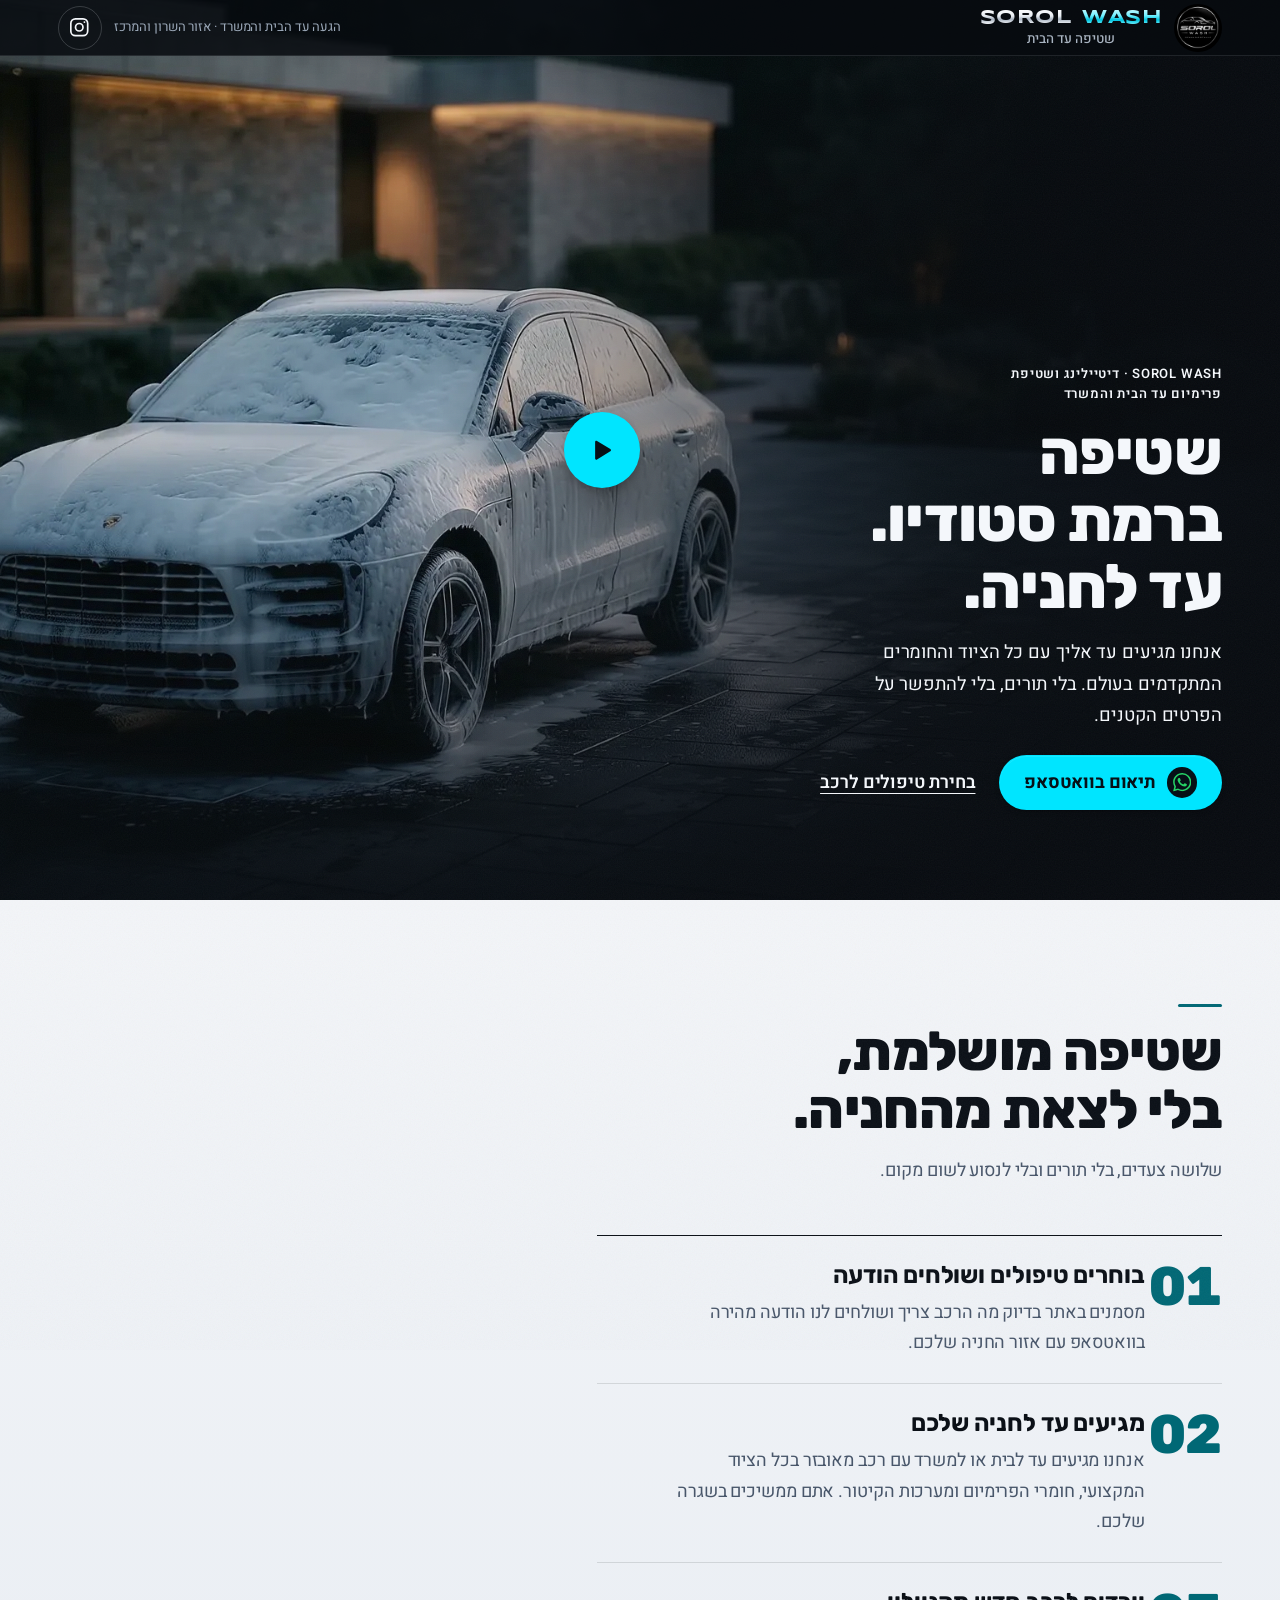
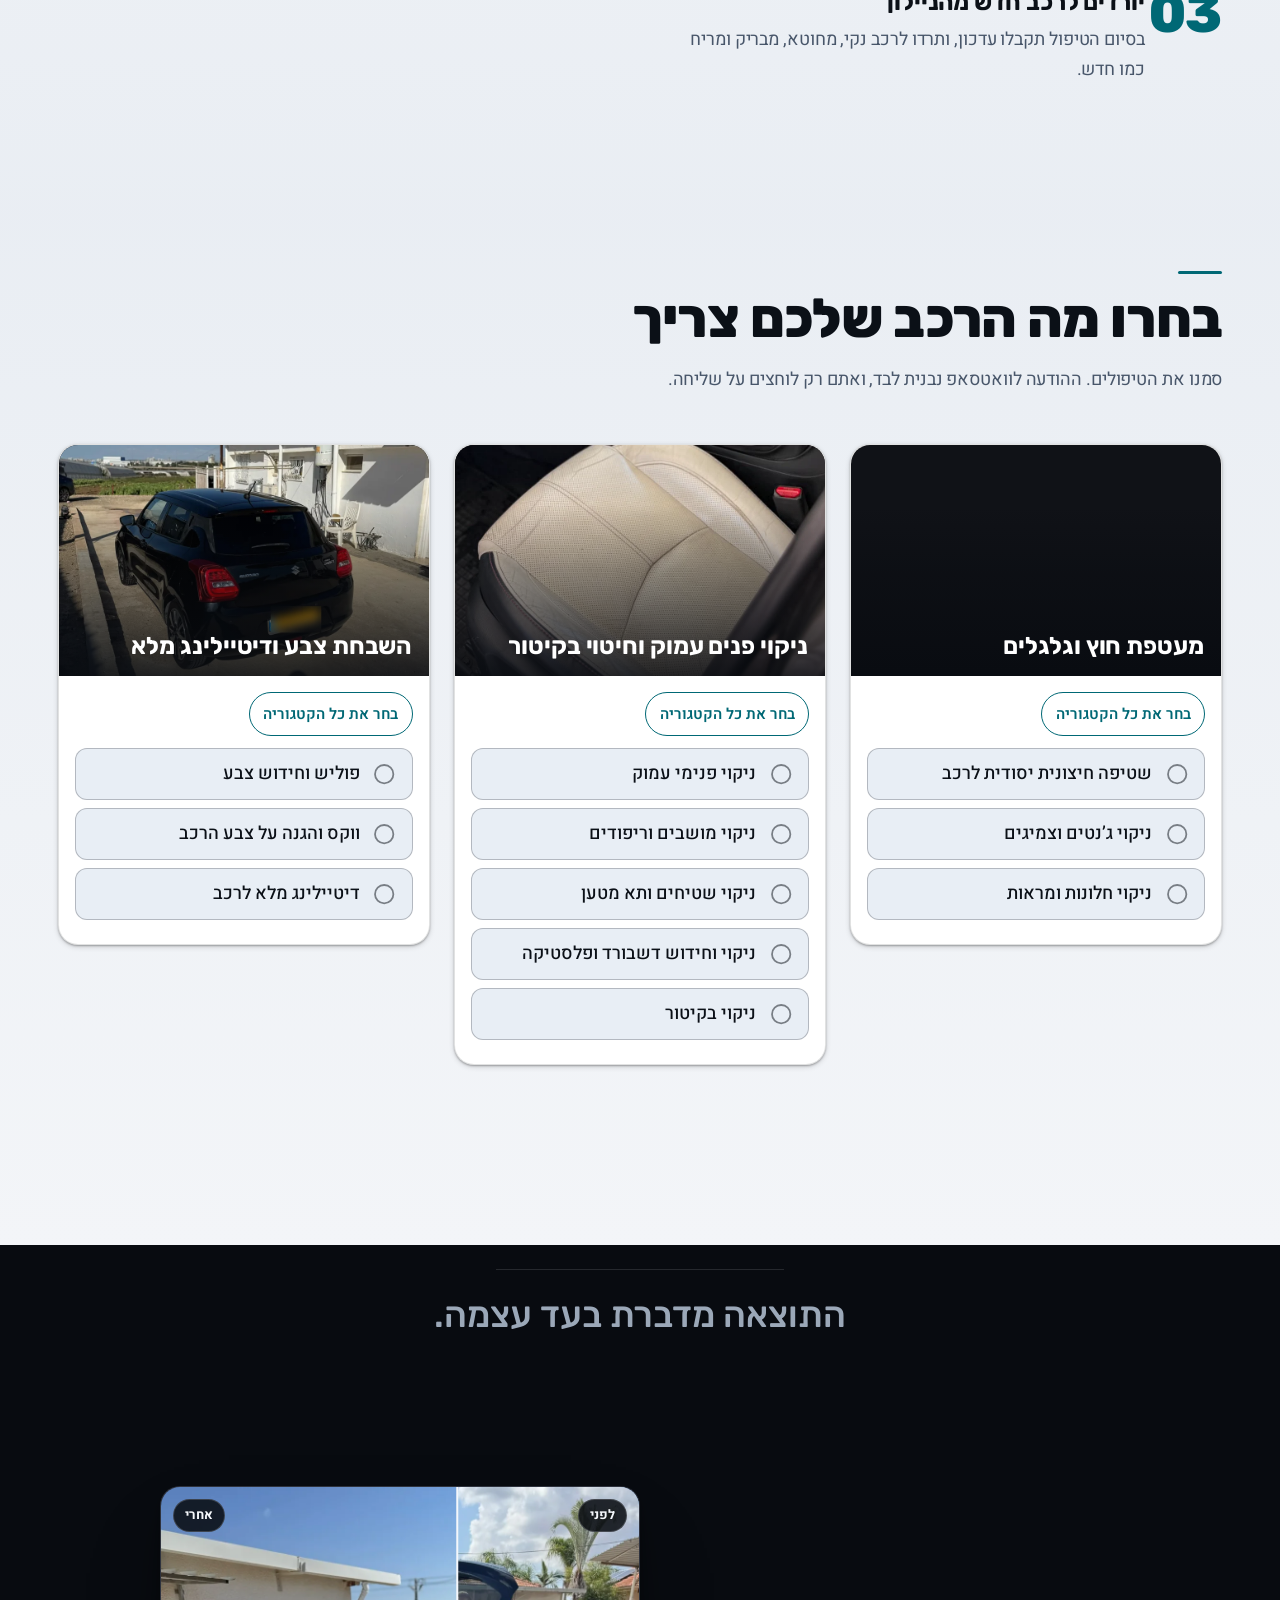
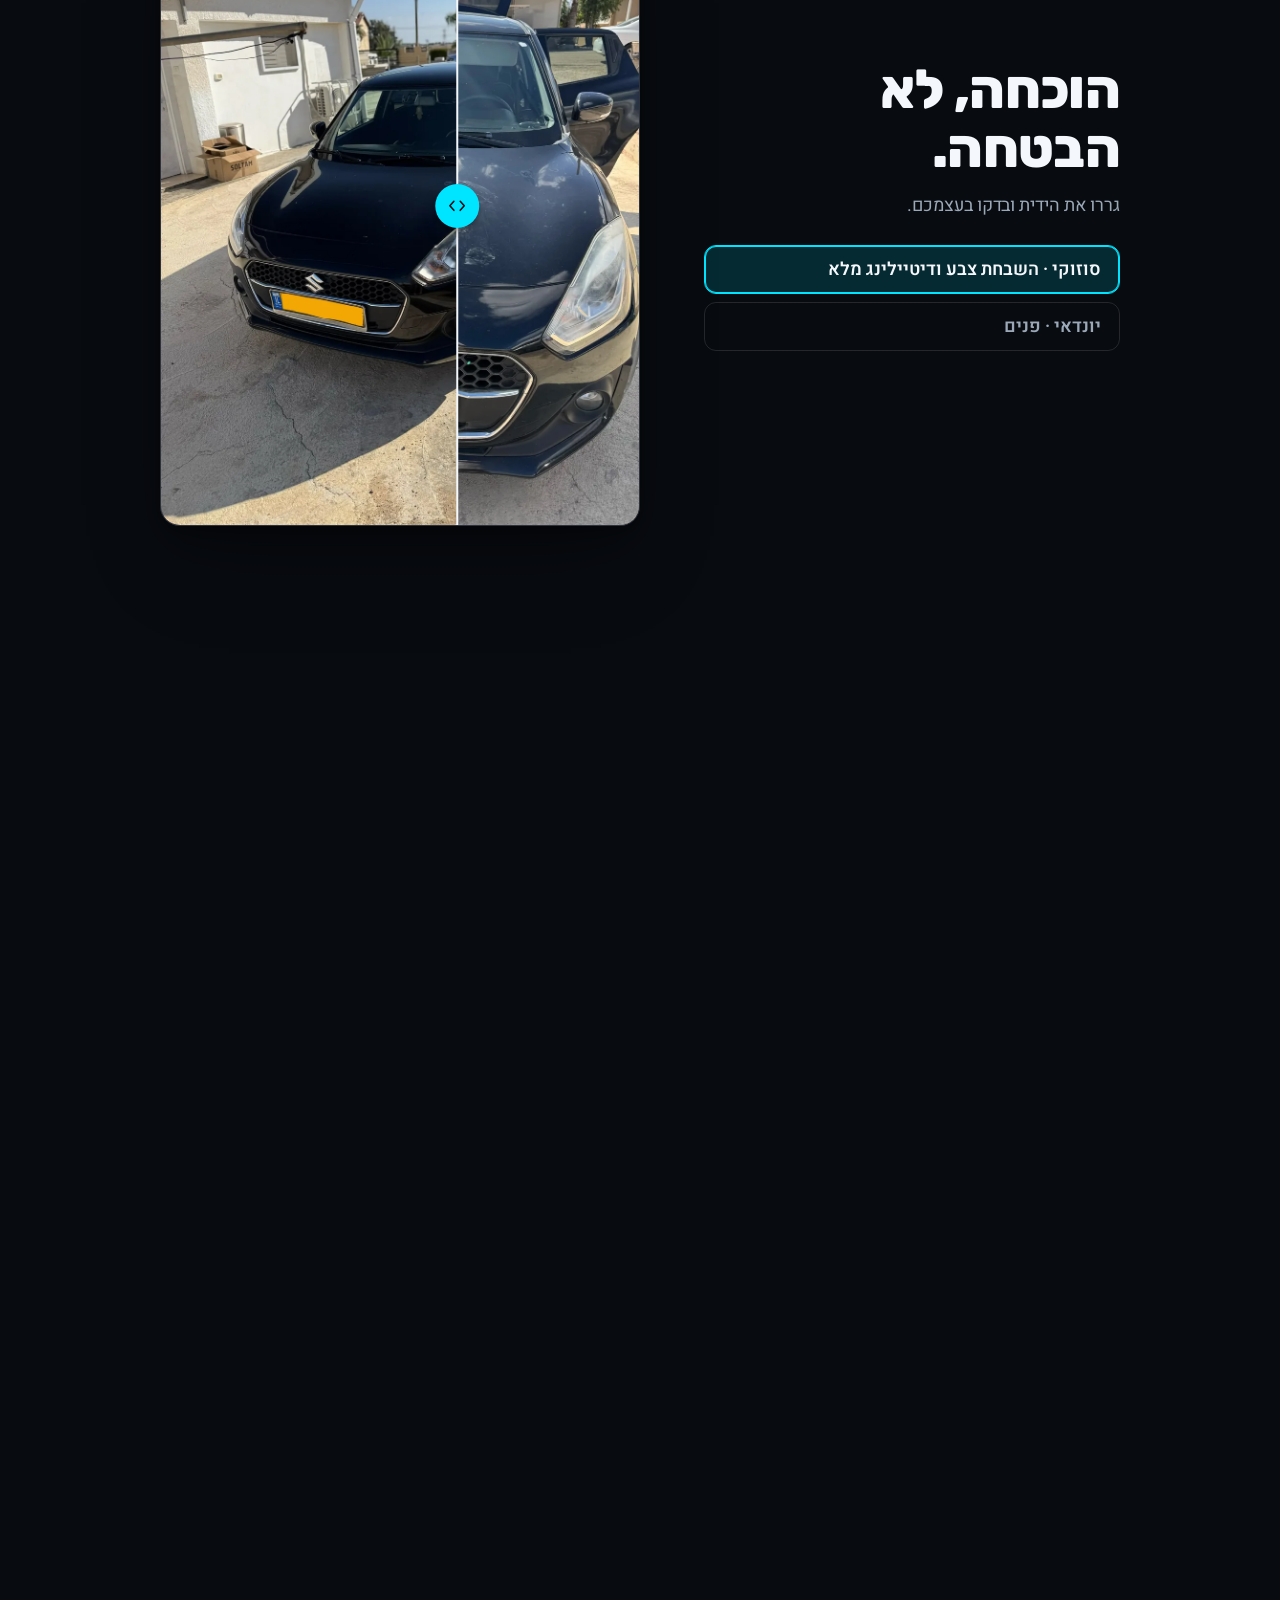
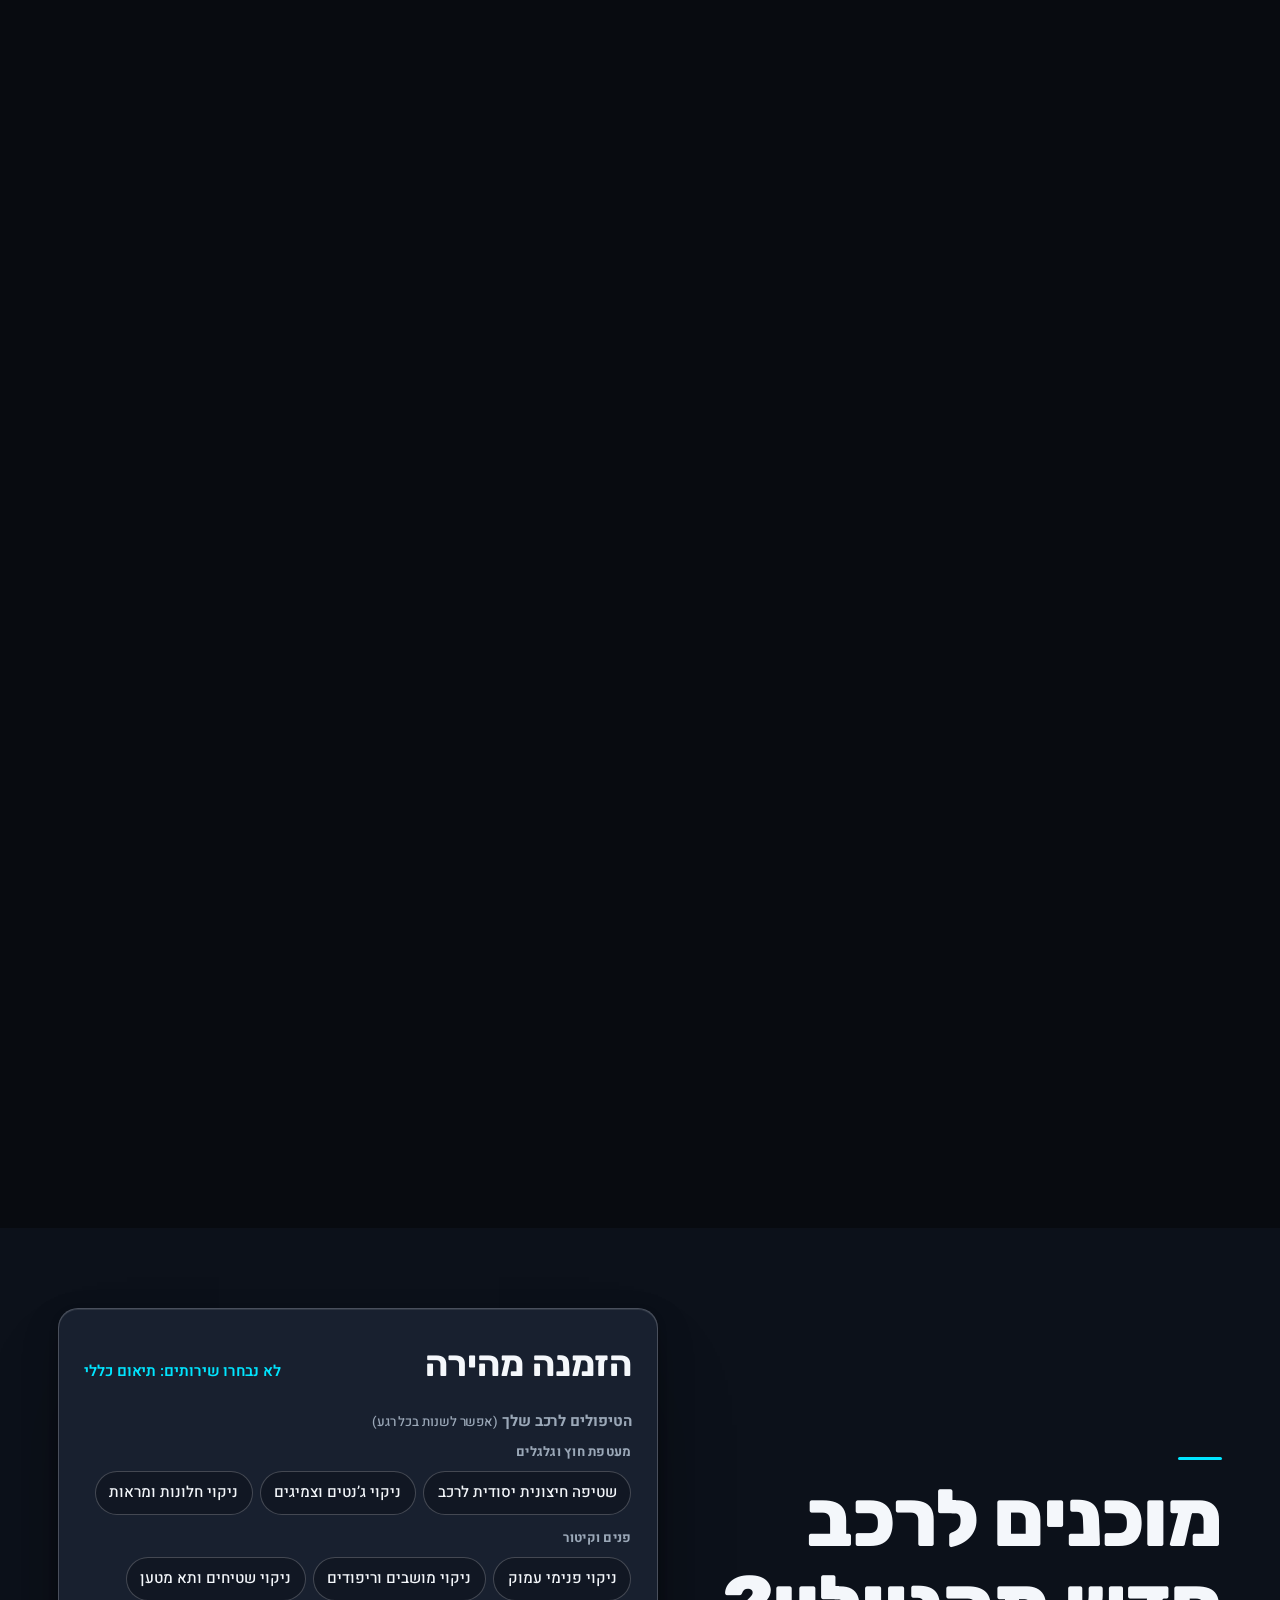
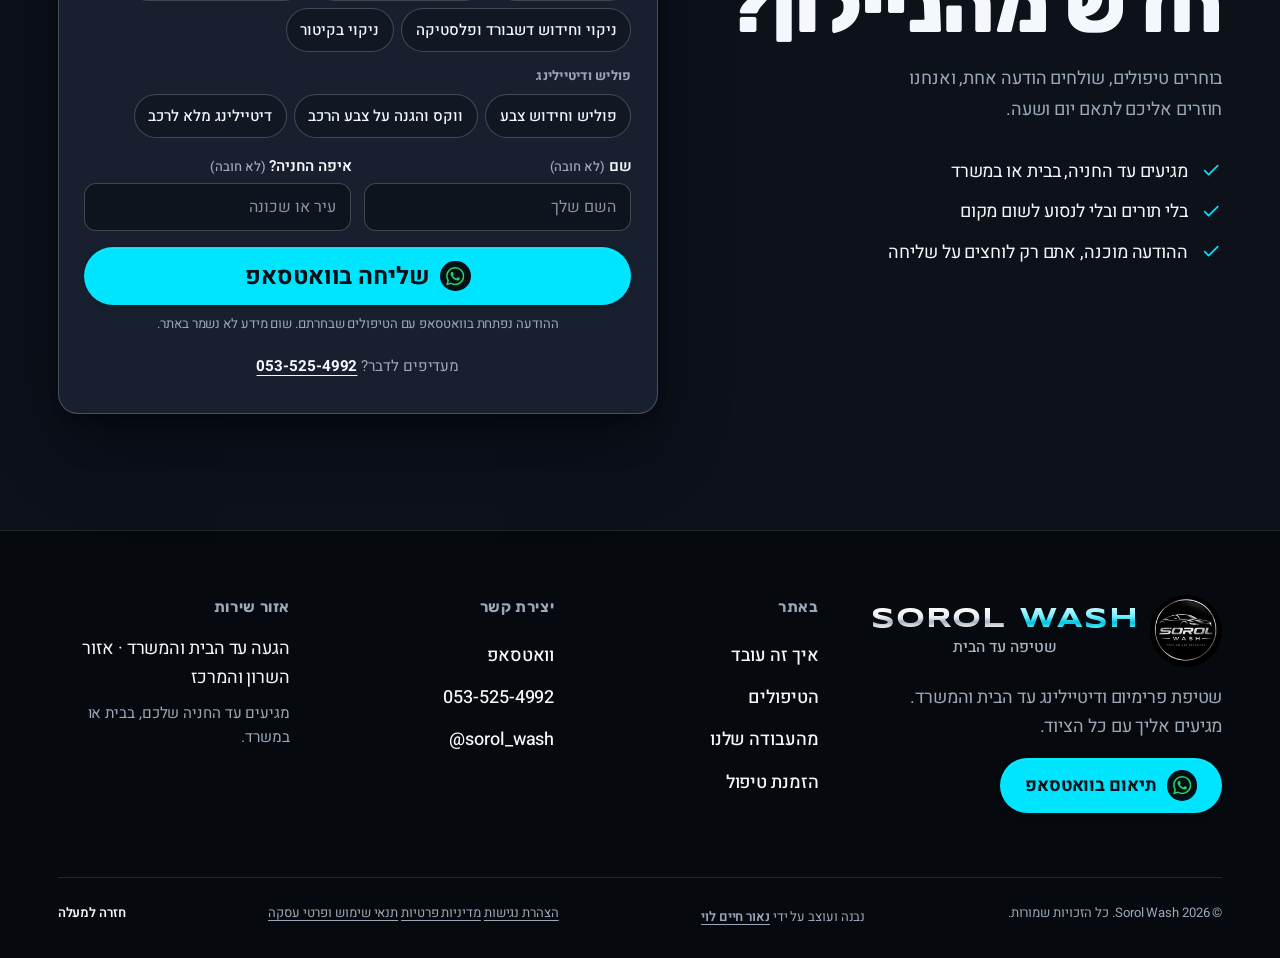
<file: scrollcraft/builds/sorol-wash/index.html>
<!doctype html>
<html lang="he" dir="rtl">
<head>
<meta charset="utf-8">
<meta name="viewport" content="width=device-width, initial-scale=1, viewport-fit=cover">
<meta name="theme-color" content="#080B10">
<title>Sorol Wash | שטיפת פרימיום ודיטיילינג עד הבית והמשרד</title>
<meta name="description" content="Sorol Wash מגיעים עד החניה שלך עם כל הציוד המקצועי: שטיפה, ניקוי פנים, קיטור, פוליש ודיטיילינג מלא. בוחרים טיפולים ושולחים הודעה בוואטסאפ.">
<link rel="icon" href="assets/logo.webp" type="image/webp">
<link rel="preload" href="fonts/syncopate-latin-700.woff2" as="font" type="font/woff2" crossorigin>
<link rel="preload" href="fonts/rubik-hebrew.woff2" as="font" type="font/woff2" crossorigin>
<link rel="preload" href="fonts/heebo-hebrew.woff2" as="font" type="font/woff2" crossorigin>
<link rel="preload" href="fonts/rubik-latin.woff2" as="font" type="font/woff2" crossorigin>
<link rel="preload" href="fonts/heebo-latin.woff2" as="font" type="font/woff2" crossorigin>
<link rel="preload" as="image" href="assets/hero-poster-portrait.webp?v=3" media="(orientation: portrait)" fetchpriority="high">
<link rel="preload" as="image" href="assets/hero-poster-landscape.webp?v=3" media="(orientation: landscape)" fetchpriority="high">
<link rel="stylesheet" href="fonts/fonts.css">
<link rel="stylesheet" href="scrollcraft.css">
<link rel="stylesheet" href="sorol.css">
<script>
/* Show the page once, in its final fonts: no flash of fallback text, no jump when the fonts arrive. Failsafe after 2.5s. */
(function () {
  var d = document.documentElement; d.classList.add('fonts-pending');
  function done() { d.classList.remove('fonts-pending'); }
  if (!document.fonts || !document.fonts.load) { done(); return; }
  var t = setTimeout(done, 2500);
  Promise.all([
    document.fonts.load('700 1em Syncopate', 'SOROL'),
    document.fonts.load('400 1em Heebo', 'א'), document.fonts.load('700 1em Heebo', 'א'),
    document.fonts.load('500 1em Rubik', 'א'), document.fonts.load('800 1em Rubik', 'א'),
    document.fonts.load('400 1em Heebo', 'a'), document.fonts.load('800 1em Rubik', 'a')
  ]).then(function () { clearTimeout(t); done(); }, done);
})();
</script>
</head>
<body>

<!-- icon sprite -->
<svg width="0" height="0" style="position:absolute" aria-hidden="true" focusable="false">
  <symbol id="i-wa" viewBox="0 0 24 24"><path d="M17.472 14.382c-.297-.149-1.758-.867-2.03-.967-.273-.099-.471-.148-.67.15-.197.297-.767.966-.94 1.164-.173.199-.347.223-.644.075-.297-.15-1.255-.463-2.39-1.475-.883-.788-1.48-1.761-1.653-2.059-.173-.297-.018-.458.13-.606.134-.133.298-.347.446-.52.149-.174.198-.298.298-.497.099-.198.05-.371-.025-.52-.075-.149-.669-1.612-.916-2.207-.242-.579-.487-.5-.669-.51-.173-.008-.371-.01-.57-.01-.198 0-.52.074-.792.372-.272.297-1.04 1.016-1.04 2.479 0 1.462 1.065 2.875 1.213 3.074.149.198 2.096 3.2 5.077 4.487.709.306 1.262.489 1.694.625.712.227 1.36.195 1.871.118.571-.085 1.758-.719 2.006-1.413.248-.694.248-1.289.173-1.413-.074-.124-.272-.198-.57-.347m-5.421 7.403h-.004a9.87 9.87 0 01-5.031-1.378l-.361-.214-3.741.982.998-3.648-.235-.374a9.86 9.86 0 01-1.51-5.26c.001-5.45 4.436-9.884 9.888-9.884 2.64 0 5.122 1.03 6.988 2.898a9.825 9.825 0 012.893 6.994c-.003 5.45-4.437 9.884-9.885 9.884m8.413-18.297A11.815 11.815 0 0012.05 0C5.495 0 .16 5.335.157 11.892c0 2.096.547 4.142 1.588 5.945L.057 24l6.305-1.654a11.882 11.882 0 005.683 1.448h.005c6.554 0 11.89-5.335 11.893-11.893a11.821 11.821 0 00-3.48-8.413Z"/></symbol>
  <symbol id="i-ig" viewBox="0 0 24 24"><rect x="3" y="3" width="18" height="18" rx="5"/><circle cx="12" cy="12" r="4"/><circle cx="17.5" cy="6.5" r="1" fill="currentColor" stroke="none"/></symbol>
  <symbol id="i-check" viewBox="0 0 24 24"><path d="M5 12.5l4.2 4.2L19 7"/></symbol>
  <symbol id="i-x" viewBox="0 0 20 20"><path d="M5 5l10 10M15 5L5 15"/></symbol>
  <symbol id="i-chev" viewBox="0 0 24 24"><path d="M6 9.5l6 6 6-6"/></symbol>
  <symbol id="i-drag" viewBox="0 0 24 24"><path d="M8.5 7L4 12l4.5 5M15.5 7L20 12l-4.5 5"/></symbol>
</svg>

<a class="skip" href="#services">דילוג לבחירת טיפולים</a>
<div class="sc-grain" aria-hidden="true"></div>

<header class="site-bar">
  <a class="brand" href="#top" aria-label="Sorol Wash, לראש העמוד">
    <img src="assets/logo.webp" width="38" height="38" alt="">
    <span class="brand__text"><span class="brand__name"><i>SOROL</i><b>WASH</b></span><span class="brand__tag">שטיפה עד הבית</span></span>
  </a>
  <div class="site-bar__end">
    <span class="site-bar__area" id="areaLabel">הגעה עד הבית והמשרד</span>
    <a class="icon-btn" data-ig href="https://instagram.com/sorol_wash" target="_blank" rel="noopener" aria-label="האינסטגרם של Sorol Wash">
      <svg class="ico ico--stroke" aria-hidden="true"><use href="#i-ig"/></svg>
    </a>
  </div>
</header>

<main id="top">

  <!-- ACT 1 · The Hydro-Wave hero: plays on entry, then holds on the lit headlights.
       Portrait screens get the native 9:16 clip, landscape screens the 16:9 clip. -->
  <section id="hero" class="hero" data-sc-act="flow" aria-label="Sorol Wash">
    <div class="hero-stage" id="heroStage" data-phase="intro">
      <picture>
        <source media="(orientation: portrait)" srcset="assets/hero-poster-portrait.webp?v=3">
        <img class="hero-poster" src="assets/hero-poster-landscape.webp?v=3" width="1920" height="1080" alt="" fetchpriority="high" decoding="async">
      </picture>
      <video class="hero-video" id="heroVideo" muted playsinline preload="auto" aria-hidden="true"
             data-src="assets/hero-landscape.mp4?v=3"
             data-src-portrait="assets/hero-portrait.mp4?v=3"></video>
      <div class="hero-scrim" aria-hidden="true"></div>
      <div class="hero-copy">
        <p class="kicker">SOROL WASH · דיטיילינג ושטיפת פרימיום עד הבית והמשרד</p>
        <h1 class="sc-display"><span class="hl">שטיפה</span> <span class="hl">ברמת סטודיו.</span> <span class="hl">עד לחניה.</span></h1>
        <p class="sc-body">אנחנו מגיעים עד אליך עם כל הציוד והחומרים המתקדמים בעולם. בלי תורים, בלי להתפשר על הפרטים הקטנים.</p>
        <div class="hero-actions">
          <a class="btn btn--primary" data-wa href="#" target="_blank" rel="noopener">
            <span class="wa" aria-hidden="true"><svg class="ico"><use href="#i-wa"/></svg></span>תיאום בוואטסאפ
          </a>
          <a class="link" href="#services">בחירת טיפולים לרכב</a>
        </div>
      </div>
      <button type="button" class="hero-play" id="heroPlay" hidden aria-label="הפעלת הסרטון">
        <svg viewBox="0 0 24 24" aria-hidden="true"><path d="M8 5.5v13a1 1 0 0 0 1.5.86l10.5-6.5a1 1 0 0 0 0-1.72L9.5 4.64A1 1 0 0 0 8 5.5Z"/></svg>
      </button>
      <button type="button" class="hero-pause" id="heroPause" hidden aria-label="עצירת הסרטון">
        <svg viewBox="0 0 24 24" aria-hidden="true"><rect x="6.5" y="5" width="3.6" height="14" rx="1"/><rect x="13.9" y="5" width="3.6" height="14" rx="1"/></svg>
      </button>
      <div class="hero-end" id="heroEnd">
        <a class="btn btn--primary" data-wa href="#" target="_blank" rel="noopener">
          <span class="wa" aria-hidden="true"><svg class="ico"><use href="#i-wa"/></svg></span>תיאום בוואטסאפ
        </a>
        <a class="link" href="#services">בחירת טיפולים לרכב</a>
      </div>
      <a class="hero-cue" href="#how">
        <span>גללו וראו איך זה עובד</span>
        <svg class="ico ico--stroke" aria-hidden="true"><use href="#i-chev"/></svg>
      </a>
    </div>
  </section>

  <!-- ACT 2 · How it works: daylight, a real photo and a three-step timeline -->
  <section id="how" class="section--daylight" data-sc-act="flow">
    <div class="sc-wrap how__grid">
      <div class="how__text">
        <div class="act-head" data-sc-in>
          <h2 class="sc-display">שטיפה מושלמת, בלי לצאת מהחניה.</h2>
          <p class="sc-body">שלושה צעדים, בלי תורים ובלי לנסוע לשום מקום.</p>
        </div>
        <ol class="timeline" data-sc-in data-sc-stagger="80">
          <li class="tl">
            <span class="tl__n" aria-hidden="true">01</span>
            <div><h3>בוחרים טיפולים ושולחים הודעה</h3>
            <p>מסמנים באתר בדיוק מה הרכב צריך ושולחים לנו הודעה מהירה בוואטסאפ עם אזור החניה שלכם.</p></div>
          </li>
          <li class="tl">
            <span class="tl__n" aria-hidden="true">02</span>
            <div><h3>מגיעים עד לחניה שלכם</h3>
            <p>אנחנו מגיעים עד לבית או למשרד עם רכב מאובזר בכל הציוד המקצועי, חומרי הפרימיום ומערכות הקיטור. אתם ממשיכים בשגרה שלכם.</p></div>
          </li>
          <li class="tl">
            <span class="tl__n" aria-hidden="true">03</span>
            <div><h3>יורדים לרכב חדש מהניילון</h3>
            <p>בסיום הטיפול תקבלו עדכון, ותרדו לרכב נקי, מחוטא, מבריק ומריח כמו חדש.</p></div>
          </li>
        </ol>
      </div>
      <figure class="how__photo" data-sc-reveal="up" data-sc-reveal-at="0.08 0.42">
        <img src="assets/gallery-mercedes-yellow.webp" width="1000" height="1333" alt="רכב בחניה פרטית אחרי טיפול" loading="lazy" decoding="async">
      </figure>
    </div>
  </section>

  <!-- ACT 3 · The service menu: one photo-led card per category, uniform tappable rows -->
  <section id="services" class="section--daylight" data-sc-act="flow">
    <div class="sc-wrap">
      <div class="act-head" data-sc-in>
        <h2 class="sc-display">בחרו מה הרכב שלכם צריך</h2>
        <p class="sc-body">סמנו את הטיפולים. ההודעה לוואטסאפ נבנית לבד, ואתם רק לוחצים על שליחה.</p>
      </div>
      <div class="menu">
        <div class="cell" data-sc-in>
          <article class="mcard" data-cat="1">
            <header class="mcard__hero">
              <img src="assets/card-exterior.webp?v=4" width="900" height="562" alt="" loading="lazy" decoding="async">
              <span class="card__count" data-count-cat="1" hidden></span>
              <h3>מעטפת חוץ וגלגלים</h3>
            </header>
            <div class="mcard__body">
              <button type="button" class="cat-toggle" data-cat-toggle="1" aria-pressed="false">בחר את כל הקטגוריה</button>
              <ul class="rows">
            <li><button type="button" class="pill pill--row" aria-pressed="false" data-id="1" data-cat="1"><svg class="tick" viewBox="0 0 20 20" aria-hidden="true"><circle cx="10" cy="10" r="8.2"/><path d="M6.2 10.4l2.6 2.6 5-5.4"/></svg><span>שטיפה חיצונית יסודית לרכב</span></button></li>
            <li><button type="button" class="pill pill--row" aria-pressed="false" data-id="2" data-cat="1"><svg class="tick" viewBox="0 0 20 20" aria-hidden="true"><circle cx="10" cy="10" r="8.2"/><path d="M6.2 10.4l2.6 2.6 5-5.4"/></svg><span>ניקוי ג’נטים וצמיגים</span></button></li>
            <li><button type="button" class="pill pill--row" aria-pressed="false" data-id="3" data-cat="1"><svg class="tick" viewBox="0 0 20 20" aria-hidden="true"><circle cx="10" cy="10" r="8.2"/><path d="M6.2 10.4l2.6 2.6 5-5.4"/></svg><span>ניקוי חלונות ומראות</span></button></li>
              </ul>
            </div>
          </article>
        </div>
        <div class="cell" data-sc-in>
          <article class="mcard" data-cat="2">
            <header class="mcard__hero">
              <img src="assets/card-interior.webp?v=4" width="900" height="562" alt="" loading="lazy" decoding="async">
              <span class="card__count" data-count-cat="2" hidden></span>
              <h3>ניקוי פנים עמוק וחיטוי בקיטור</h3>
            </header>
            <div class="mcard__body">
              <button type="button" class="cat-toggle" data-cat-toggle="2" aria-pressed="false">בחר את כל הקטגוריה</button>
              <ul class="rows">
            <li><button type="button" class="pill pill--row" aria-pressed="false" data-id="4" data-cat="2"><svg class="tick" viewBox="0 0 20 20" aria-hidden="true"><circle cx="10" cy="10" r="8.2"/><path d="M6.2 10.4l2.6 2.6 5-5.4"/></svg><span>ניקוי פנימי עמוק</span></button></li>
            <li><button type="button" class="pill pill--row" aria-pressed="false" data-id="5" data-cat="2"><svg class="tick" viewBox="0 0 20 20" aria-hidden="true"><circle cx="10" cy="10" r="8.2"/><path d="M6.2 10.4l2.6 2.6 5-5.4"/></svg><span>ניקוי מושבים וריפודים</span></button></li>
            <li><button type="button" class="pill pill--row" aria-pressed="false" data-id="6" data-cat="2"><svg class="tick" viewBox="0 0 20 20" aria-hidden="true"><circle cx="10" cy="10" r="8.2"/><path d="M6.2 10.4l2.6 2.6 5-5.4"/></svg><span>ניקוי שטיחים ותא מטען</span></button></li>
            <li><button type="button" class="pill pill--row" aria-pressed="false" data-id="7" data-cat="2"><svg class="tick" viewBox="0 0 20 20" aria-hidden="true"><circle cx="10" cy="10" r="8.2"/><path d="M6.2 10.4l2.6 2.6 5-5.4"/></svg><span>ניקוי וחידוש דשבורד ופלסטיקה</span></button></li>
            <li><button type="button" class="pill pill--row" aria-pressed="false" data-id="8" data-cat="2"><svg class="tick" viewBox="0 0 20 20" aria-hidden="true"><circle cx="10" cy="10" r="8.2"/><path d="M6.2 10.4l2.6 2.6 5-5.4"/></svg><span>ניקוי בקיטור</span></button></li>
              </ul>
            </div>
          </article>
        </div>
        <div class="cell" data-sc-in>
          <article class="mcard" data-cat="3">
            <header class="mcard__hero">
              <img src="assets/card-polish-full.webp?v=5" width="900" height="562" alt="" loading="lazy" decoding="async">
              <span class="card__count" data-count-cat="3" hidden></span>
              <h3>השבחת צבע ודיטיילינג מלא</h3>
            </header>
            <div class="mcard__body">
              <button type="button" class="cat-toggle" data-cat-toggle="3" aria-pressed="false">בחר את כל הקטגוריה</button>
              <ul class="rows">
            <li><button type="button" class="pill pill--row" aria-pressed="false" data-id="9" data-cat="3"><svg class="tick" viewBox="0 0 20 20" aria-hidden="true"><circle cx="10" cy="10" r="8.2"/><path d="M6.2 10.4l2.6 2.6 5-5.4"/></svg><span>פוליש וחידוש צבע</span></button></li>
            <li><button type="button" class="pill pill--row" aria-pressed="false" data-id="10" data-cat="3"><svg class="tick" viewBox="0 0 20 20" aria-hidden="true"><circle cx="10" cy="10" r="8.2"/><path d="M6.2 10.4l2.6 2.6 5-5.4"/></svg><span>ווקס והגנה על צבע הרכב</span></button></li>
            <li><button type="button" class="pill pill--row" aria-pressed="false" data-id="11" data-cat="3"><svg class="tick" viewBox="0 0 20 20" aria-hidden="true"><circle cx="10" cy="10" r="8.2"/><path d="M6.2 10.4l2.6 2.6 5-5.4"/></svg><span>דיטיילינג מלא לרכב</span></button></li>
              </ul>
            </div>
          </article>
        </div>
      </div>
    </div>
  </section>

  <!-- INTERLUDE · authored silence before the peak -->
  <section class="interlude section--night" aria-label="מעבר">
    <div data-sc-in>
      <hr class="sc-rule">
      <p>התוצאה מדברת בעד עצמה.</p>
    </div>
  </section>

    <!-- ACT 4 · THE PEAK: one pinned scene. Scroll plays: Suzuki before to after, Hyundai interior before to after, then the gallery slides by. -->
  <section id="peak" class="peak section--night" data-sc-act="pin" data-sc-span="3.4">
    <div data-sc-stage id="peakStage">
      <div class="peak__phase peak__phase--wipe" id="phaseWipe">
      <div class="ba">
      <div class="ba__copy">
        <h2 class="sc-display">הוכחה, לא הבטחה.</h2>
        <p class="sc-body">גררו את הידית ובדקו בעצמכם.</p>
        <div class="tabs" role="tablist" aria-label="בחירת רכב">
          <button type="button" role="tab" class="tab" id="tab-0" aria-selected="true" aria-controls="baFrame" data-ba="0">סוזוקי · השבחת צבע ודיטיילינג מלא</button>
          <button type="button" role="tab" class="tab" id="tab-1" aria-selected="false" aria-controls="baFrame" tabindex="-1" data-ba="1">יונדאי · פנים</button>
        </div>
      </div>

      <div class="ba-frame" id="baFrame" role="tabpanel" aria-label="השוואת לפני ואחרי">
        <img id="baAfter" src="assets/ba-swift-after.webp" width="1000" height="1333" alt="סוזוקי סוויפט שחורה ונקייה אחרי השבחת הצבע והדיטיילינג">
        <div class="ba-before" id="baBefore">
          <img id="baBeforeImg" src="assets/ba-swift-before.webp" width="1000" height="1333" alt="סוזוקי סוויפט שחורה לפני הטיפול, עם שפשופים בצבע">
          <div class="ba-ph" id="baPh" hidden>תמונת "לפני" בקרוב</div>
        </div>
        <span class="badge badge--before">לפני</span>
        <span class="badge badge--after">אחרי</span>
        <button type="button" class="ba-handle" id="baHandle" role="slider" aria-label="הזזת קו ההשוואה"
                aria-valuemin="0" aria-valuemax="100" aria-valuenow="50">
          <span class="ba-knob"><svg class="ico ico--stroke" aria-hidden="true"><use href="#i-drag"/></svg></span>
        </button>
      </div>
    </div>
      </div>
      <div class="peak__phase peak__phase--rail" id="phaseRail">
        <div class="rail-viewport" id="railViewport">
          <div class="rail" id="rail">
            <div class="rail__lead">
              <h2 class="sc-display">מהעבודה שלנו</h2>
              <p class="sc-body">קטעים ותמונות מהחניה של הלקוחות.</p>
            </div>
            <figure class="reel">
              <video id="reelVideo" muted loop playsinline preload="none" poster="assets/reel-showcase-poster.webp" data-src="assets/reel-showcase.mp4?v=4" aria-label="סרטון קצר: סיבוב סביב רכב אחרי טיפול"></video>
              <figcaption>סיבוב סביב הרכב</figcaption>
            </figure>
            <figure class="reel reel--photo">
              <img src="assets/gallery-swift-rear.webp" width="1000" height="1333" alt="סוזוקי סוויפט שחורה מאחור, צבע נקי ומבריק" loading="lazy">
              <figcaption>סוזוקי · חלק אחורי</figcaption>
            </figure>
            <figure class="reel reel--photo">
              <img src="assets/gallery-cupra-rear.webp" width="1000" height="1333" alt="קופרה לבנה מאחור בחניה, אחרי שטיפה" loading="lazy">
              <figcaption>קופרה · חלק אחורי</figcaption>
            </figure>
            <figure class="reel reel--photo">
              <img src="assets/gallery-mercedes-grey.webp" width="1000" height="1333" alt="מרצדס אפורה מט עם גלגלים שחורים אחרי טיפול" loading="lazy">
              <figcaption>מרצדס · חוץ וגלגלים</figcaption>
            </figure>
            <figure class="reel reel--photo">
              <img src="assets/gallery-mercedes-yellow.webp" width="1000" height="1333" alt="מרצדס צהובה מבריקה בחניה" loading="lazy">
              <figcaption>מרצדס · ברק צבע</figcaption>
            </figure>
            <figure class="reel reel--photo">
              <img src="assets/gallery-interior-leather.webp" width="1000" height="1333" alt="פנים רכב נקי עם מושבי עור בהירים" loading="lazy">
              <figcaption>פנים ומושבים</figcaption>
            </figure>
            <a class="reel reel--ig" data-ig href="https://instagram.com/sorol_wash" target="_blank" rel="noopener">
              <svg class="ico ico--stroke" aria-hidden="true"><use href="#i-ig"/></svg>
              <strong dir="ltr" data-ig-handle>@sorol_wash</strong>
              <span>לעוד תמונות וסרטונים באינסטגרם</span>
            </a>
          </div>
        </div>
        <div class="rail-meta" aria-hidden="true">
          <p class="rail-hint" id="railHint">גוללים למטה והגלריה זזה הצידה</p>
          <div class="rail-progress"><span class="rail-progress__bar" id="railBar"></span></div>
        </div>
      </div>
    </div>
  </section>

  <!-- ACT 5 · The resolved close: a booking form that writes the WhatsApp message -->
  <section id="close" class="close section--night" data-sc-act="flow">
    <div class="sc-wrap close__grid">
      <div class="close__intro" data-sc-in>
        <h2 class="sc-display">מוכנים לרכב חדש מהניילון?</h2>
        <p class="sc-body">בוחרים טיפולים, שולחים הודעה אחת, ואנחנו חוזרים אליכם לתאם יום ושעה.</p>
        <ul class="perks">
          <li><svg class="ico ico--stroke" aria-hidden="true"><use href="#i-check"/></svg>מגיעים עד החניה, בבית או במשרד</li>
          <li><svg class="ico ico--stroke" aria-hidden="true"><use href="#i-check"/></svg>בלי תורים ובלי לנסוע לשום מקום</li>
          <li><svg class="ico ico--stroke" aria-hidden="true"><use href="#i-check"/></svg>ההודעה מוכנה, אתם רק לוחצים על שליחה</li>
        </ul>
      </div>

      <div data-sc-in>
        <form class="book" id="plate" novalidate aria-labelledby="bookTitle">
          <div class="book__head">
            <h3 class="book__title" id="bookTitle">הזמנה מהירה</h3>
            <span class="book__count" id="plateCount" aria-live="polite">לא נבחרו שירותים: תיאום כללי</span>
          </div>

          <fieldset class="book__block">
            <legend>הטיפולים לרכב שלך <span class="book__opt">(אפשר לשנות בכל רגע)</span></legend>
            <div class="chips" id="chips" role="group" aria-label="בחירת טיפולים"></div>
          </fieldset>

          <div class="fields">
            <div class="field">
              <label for="f-name">שם <span class="book__opt">(לא חובה)</span></label>
              <input id="f-name" name="name" type="text" autocomplete="name" enterkeyhint="next" placeholder="השם שלך" maxlength="60">
            </div>
            <div class="field">
              <label for="f-area">איפה החניה? <span class="book__opt">(לא חובה)</span></label>
              <input id="f-area" name="area" type="text" autocomplete="address-level2" enterkeyhint="done" placeholder="עיר או שכונה" maxlength="80">
            </div>
          </div>

          <div class="book__actions">
            <a class="btn btn--primary btn--block btn--lg" data-wa href="#" target="_blank" rel="noopener">
              <span class="wa" aria-hidden="true"><svg class="ico"><use href="#i-wa"/></svg></span>שליחה בוואטסאפ
            </a>
            <p class="book__note">ההודעה נפתחת בוואטסאפ עם הטיפולים שבחרתם. שום מידע לא נשמר באתר.</p>
            <p class="book__call">מעדיפים לדבר? <a data-phone href="tel:0535254992">053-525-4992</a></p>
          </div>
        </form>
      </div>
    </div>
  </section>

</main>

<footer class="site-foot">
  <div class="sc-wrap">
    <div class="foot__top">
      <div class="foot__brand">
        <a class="brand brand--lg" href="#top" aria-label="Sorol Wash, לראש העמוד">
          <img src="assets/logo.webp" width="56" height="56" alt="" loading="lazy" decoding="async">
          <span class="brand__text"><span class="brand__name"><i>SOROL</i><b>WASH</b></span><span class="brand__tag">שטיפה עד הבית</span></span>
        </a>
        <p>שטיפת פרימיום ודיטיילינג עד הבית והמשרד. מגיעים אליך עם כל הציוד.</p>
        <a class="btn btn--primary" data-wa href="#" target="_blank" rel="noopener">
          <span class="wa" aria-hidden="true"><svg class="ico"><use href="#i-wa"/></svg></span>תיאום בוואטסאפ
        </a>
      </div>

      <nav class="foot__col" aria-label="ניווט באתר">
        <h3>באתר</h3>
        <ul>
          <li><a href="#how">איך זה עובד</a></li>
          <li><a href="#services">הטיפולים</a></li>
          <li><a href="#peak">מהעבודה שלנו</a></li>
          <li><a href="#close">הזמנת טיפול</a></li>
        </ul>
      </nav>

      <div class="foot__col">
        <h3>יצירת קשר</h3>
        <ul>
          <li><a data-wa href="#" target="_blank" rel="noopener">וואטסאפ</a></li>
          <li><a data-phone href="tel:0535254992">053-525-4992</a></li>
          <li><a data-ig href="https://instagram.com/sorol_wash" target="_blank" rel="noopener"><span dir="ltr" data-ig-handle>@sorol_wash</span></a></li>
        </ul>
      </div>

      <div class="foot__col">
        <h3>אזור שירות</h3>
        <p id="footArea">הגעה עד הבית והמשרד</p>
        <p class="foot__soft">מגיעים עד החניה שלכם, בבית או במשרד.</p>
      </div>
    </div>

    <div class="foot__bottom">
      <span>© 2026 Sorol Wash. כל הזכויות שמורות.</span>
      <span class="foot__credit">נבנה ועוצב על ידי <a href="https://www.linkedin.com/in/naor-haim-levi-996952215/" target="_blank" rel="noopener" aria-label="נאור חיים לוי, פרופיל לינקדאין (נפתח בלשונית חדשה)">נאור חיים לוי</a></span>
      <nav class="foot__legal" aria-label="מסמכים משפטיים">
        <a href="accessibility.html">הצהרת נגישות</a>
        <a href="privacy.html">מדיניות פרטיות</a>
        <a href="terms.html">תנאי שימוש ופרטי עסקה</a>
      </nav>
      <a class="foot__up" href="#top">חזרה למעלה</a>
    </div>
  </div>
</footer>

<!-- The Detailing Docket: hidden in act 1 and act 5 -->
<aside class="docket" id="docket" aria-label="סיכום הטיפולים ושליחה בוואטסאפ">
  <div>
    <p class="docket__count" id="docketCount" aria-live="polite">לא נבחרו שירותים ספציפיים: תיאום כללי</p>
    <p class="docket__hint">ההודעה נשלחת עם הטיפולים שסימנתם</p>
  </div>
  <a class="btn btn--primary" id="docketCta" data-wa href="#" target="_blank" rel="noopener">
    <span class="wa" aria-hidden="true"><svg class="ico"><use href="#i-wa"/></svg></span>תיאום בוואטסאפ
  </a>
</aside>

<script src="scrollcraft.js"></script>
<script>
/* Portrait phones get a longer scroll for the pinned scene, so the gallery glides by more slowly. */
(function () { var s = document.getElementById('peak'); if (s && matchMedia('(max-width: 860px) and (orientation: portrait)').matches) s.setAttribute('data-sc-span', '4.2'); })();
</script>
<script>ScrollCraft.mount(document.body);</script>
<script src="sorol.js"></script>
</body>
</html>
</file>
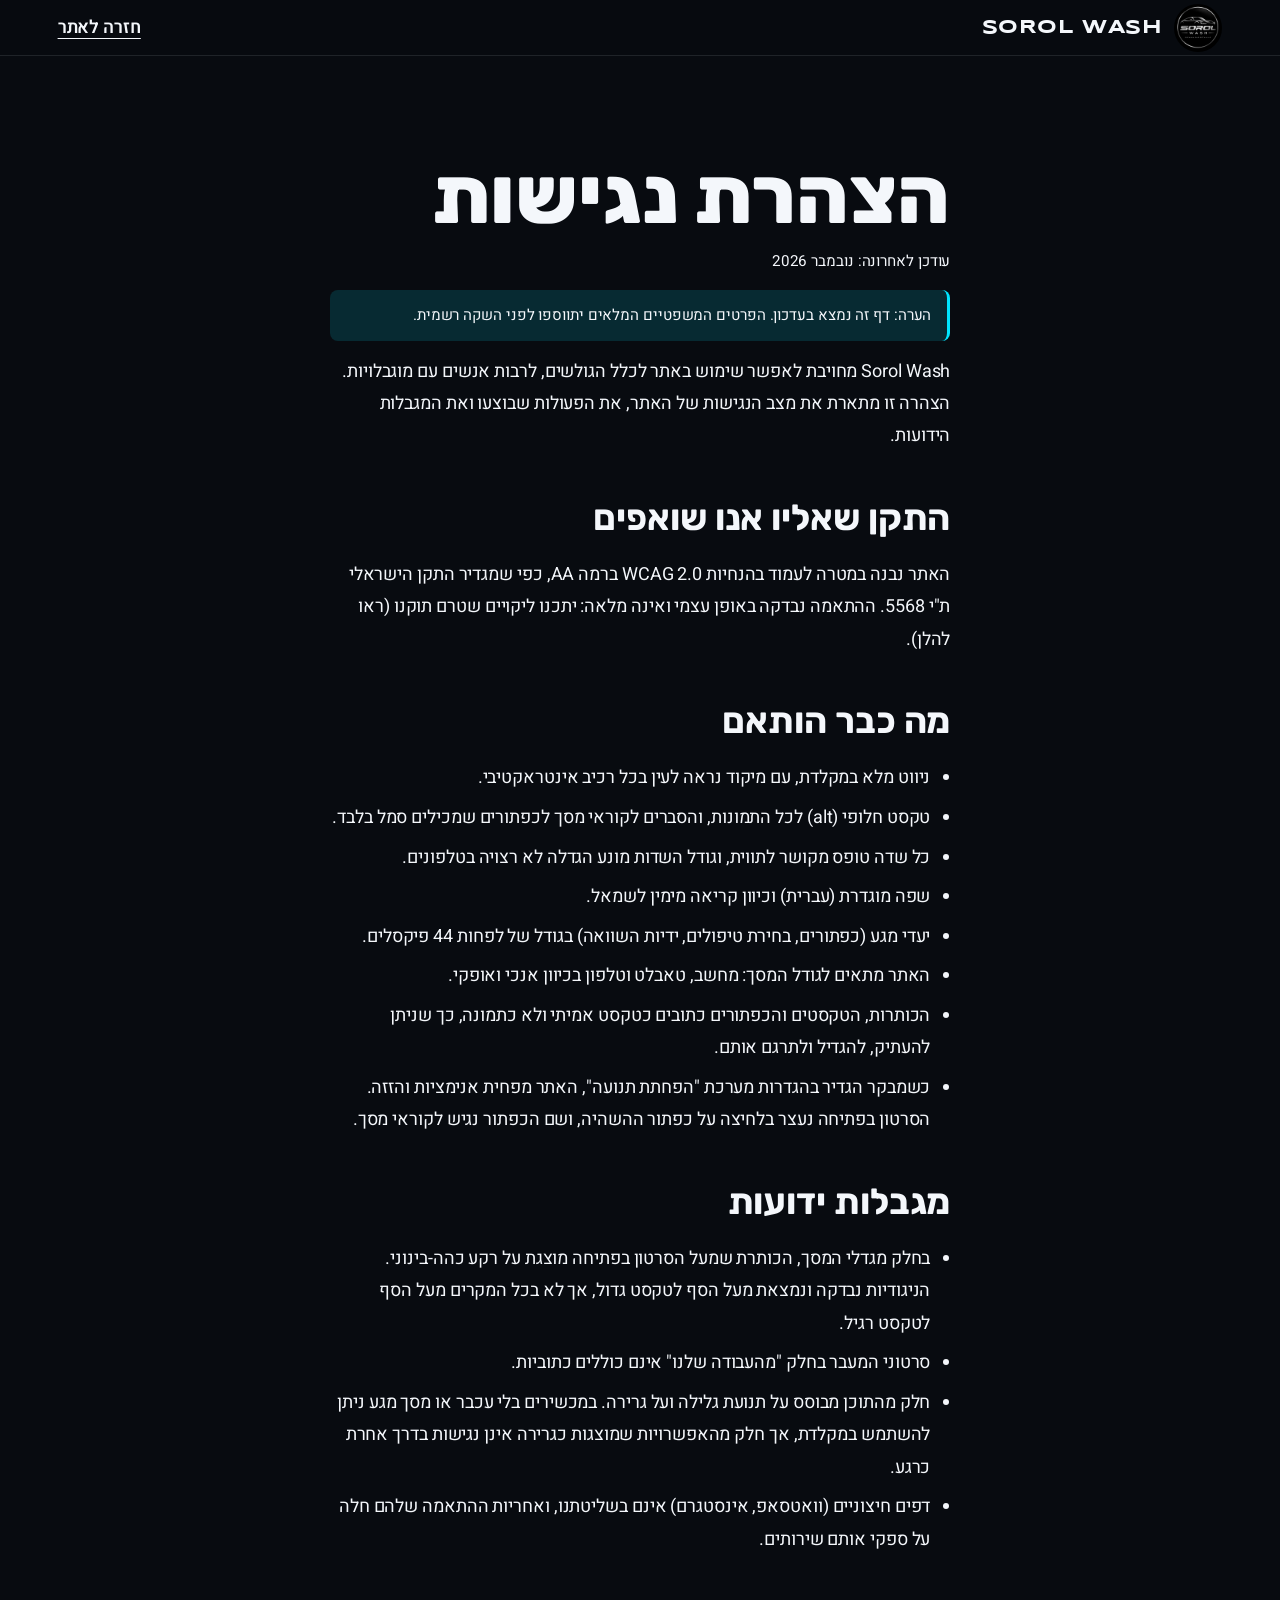
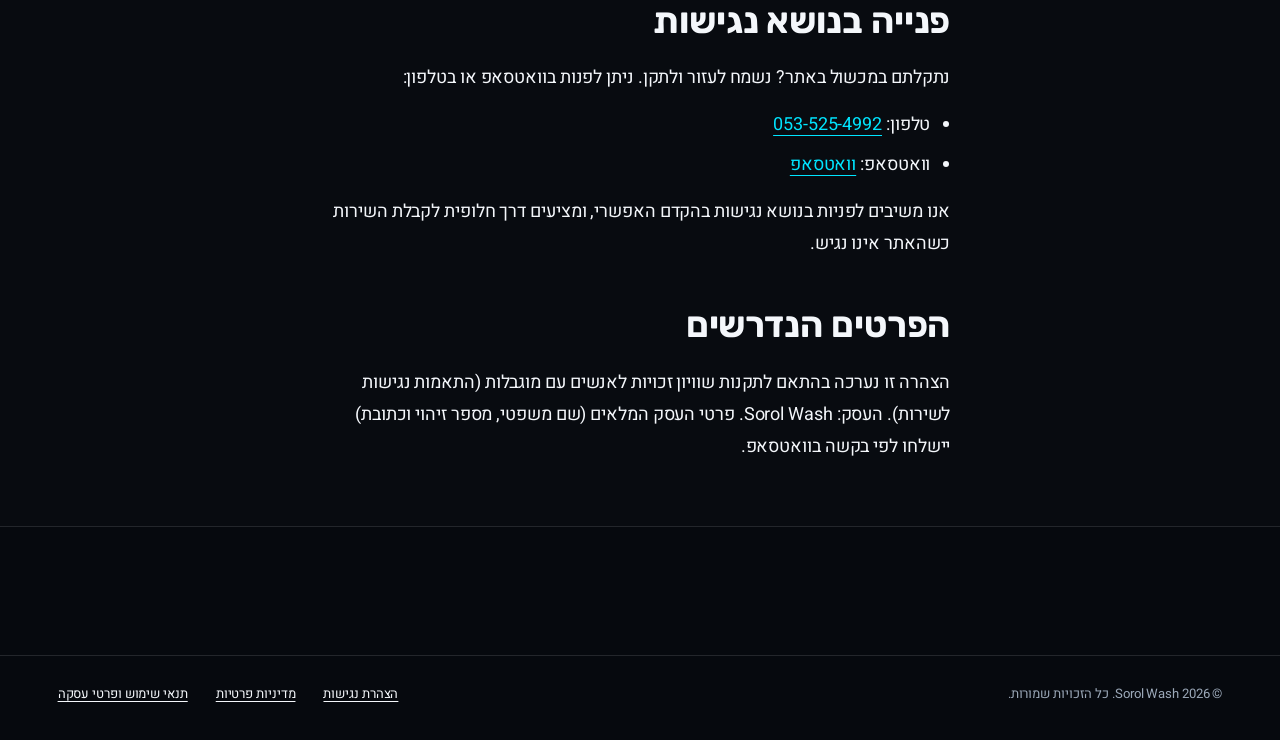
<file: scrollcraft/builds/sorol-wash/accessibility.html>
<!doctype html>
<html lang="he" dir="rtl">
<head>
<meta charset="utf-8">
<meta name="viewport" content="width=device-width, initial-scale=1, viewport-fit=cover">
<meta name="robots" content="noindex">
<title>הצהרת נגישות | Sorol Wash</title>
<link rel="preload" href="fonts/heebo-hebrew.woff2" as="font" type="font/woff2" crossorigin>
<link rel="stylesheet" href="fonts/fonts.css">
<link rel="stylesheet" href="scrollcraft.css">
<link rel="stylesheet" href="sorol.css">
<link rel="stylesheet" href="legal.css">
</head>
<body class="legal-page">
<header class="site-bar">
  <a class="brand" href="index.html" aria-label="Sorol Wash, חזרה לעמוד הבית">
    <img src="assets/logo.webp" width="38" height="38" alt="">
    <span class="brand__name">SOROL WASH</span>
  </a>
  <a class="link" href="index.html">חזרה לאתר</a>
</header>
<main class="legal sc-wrap">

<h1>הצהרת נגישות</h1>
<p class="legal__meta">עודכן לאחרונה: נובמבר 2026</p>
<p class="legal__draft" role="note">הערה: דף זה נמצא בעדכון. הפרטים המשפטיים המלאים יתווספו לפני השקה רשמית.</p>

<p>Sorol Wash מחויבת לאפשר שימוש באתר לכלל הגולשים, לרבות אנשים עם מוגבלויות. הצהרה זו מתארת את מצב הנגישות של האתר, את הפעולות שבוצעו ואת המגבלות הידועות.</p>

<h2>התקן שאליו אנו שואפים</h2>
<p>האתר נבנה במטרה לעמוד בהנחיות WCAG 2.0 ברמה AA, כפי שמגדיר התקן הישראלי ת"י 5568. ההתאמה נבדקה באופן עצמי ואינה מלאה: יתכנו ליקויים שטרם תוקנו (ראו להלן).</p>

<h2>מה כבר הותאם</h2>
<ul>
  <li>ניווט מלא במקלדת, עם מיקוד נראה לעין בכל רכיב אינטראקטיבי.</li>
  <li>טקסט חלופי (alt) לכל התמונות, והסברים לקוראי מסך לכפתורים שמכילים סמל בלבד.</li>
  <li>כל שדה טופס מקושר לתווית, וגודל השדות מונע הגדלה לא רצויה בטלפונים.</li>
  <li>שפה מוגדרת (עברית) וכיוון קריאה מימין לשמאל.</li>
  <li>יעדי מגע (כפתורים, בחירת טיפולים, ידיות השוואה) בגודל של לפחות 44 פיקסלים.</li>
  <li>האתר מתאים לגודל המסך: מחשב, טאבלט וטלפון בכיוון אנכי ואופקי.</li>
  <li>הכותרות, הטקסטים והכפתורים כתובים כטקסט אמיתי ולא כתמונה, כך שניתן להעתיק, להגדיל ולתרגם אותם.</li>
  <li>כשמבקר הגדיר בהגדרות מערכת "הפחתת תנועה", האתר מפחית אנימציות והזזה. הסרטון בפתיחה נעצר בלחיצה על כפתור ההשהיה, ושם הכפתור נגיש לקוראי מסך.</li>
</ul>

<h2>מגבלות ידועות</h2>
<ul>
  <li>בחלק מגדלי המסך, הכותרת שמעל הסרטון בפתיחה מוצגת על רקע כהה-בינוני. הניגודיות נבדקה ונמצאת מעל הסף לטקסט גדול, אך לא בכל המקרים מעל הסף לטקסט רגיל.</li>
  <li>סרטוני המעבר בחלק "מהעבודה שלנו" אינם כוללים כתוביות.</li>
  <li>חלק מהתוכן מבוסס על תנועת גלילה ועל גרירה. במכשירים בלי עכבר או מסך מגע ניתן להשתמש במקלדת, אך חלק מהאפשרויות שמוצגות כגרירה אינן נגישות בדרך אחרת כרגע.</li>
  <li>דפים חיצוניים (וואטסאפ, אינסטגרם) אינם בשליטתנו, ואחריות ההתאמה שלהם חלה על ספקי אותם שירותים.</li>
</ul>

<h2>פנייה בנושא נגישות</h2>
<p>נתקלתם במכשול באתר? נשמח לעזור ולתקן. ניתן לפנות בוואטסאפ או בטלפון:</p>
<ul>
  <li>טלפון: <a href="tel:0535254992">053-525-4992</a></li>
  <li>וואטסאפ: <a href="https://wa.me/972535254992" target="_blank" rel="noopener">וואטסאפ</a></li>
</ul>
<p>אנו משיבים לפניות בנושא נגישות בהקדם האפשרי, ומציעים דרך חלופית לקבלת השירות כשהאתר אינו נגיש.</p>

<h2>הפרטים הנדרשים</h2>
<p>הצהרה זו נערכה בהתאם לתקנות שוויון זכויות לאנשים עם מוגבלות (התאמות נגישות לשירות). העסק: Sorol Wash. פרטי העסק המלאים (שם משפטי, מספר זיהוי וכתובת) יישלחו לפי בקשה בוואטסאפ.</p>
</main>
<footer class="site-foot">
  <div class="sc-wrap foot__bottom">
    <span>© 2026 Sorol Wash. כל הזכויות שמורות.</span>
    <nav class="foot__legal" aria-label="מסמכים משפטיים">
      <a href="accessibility.html">הצהרת נגישות</a>
      <a href="privacy.html">מדיניות פרטיות</a>
      <a href="terms.html">תנאי שימוש ופרטי עסקה</a>
    </nav>
  </div>
</footer>
</body>
</html>
</file>
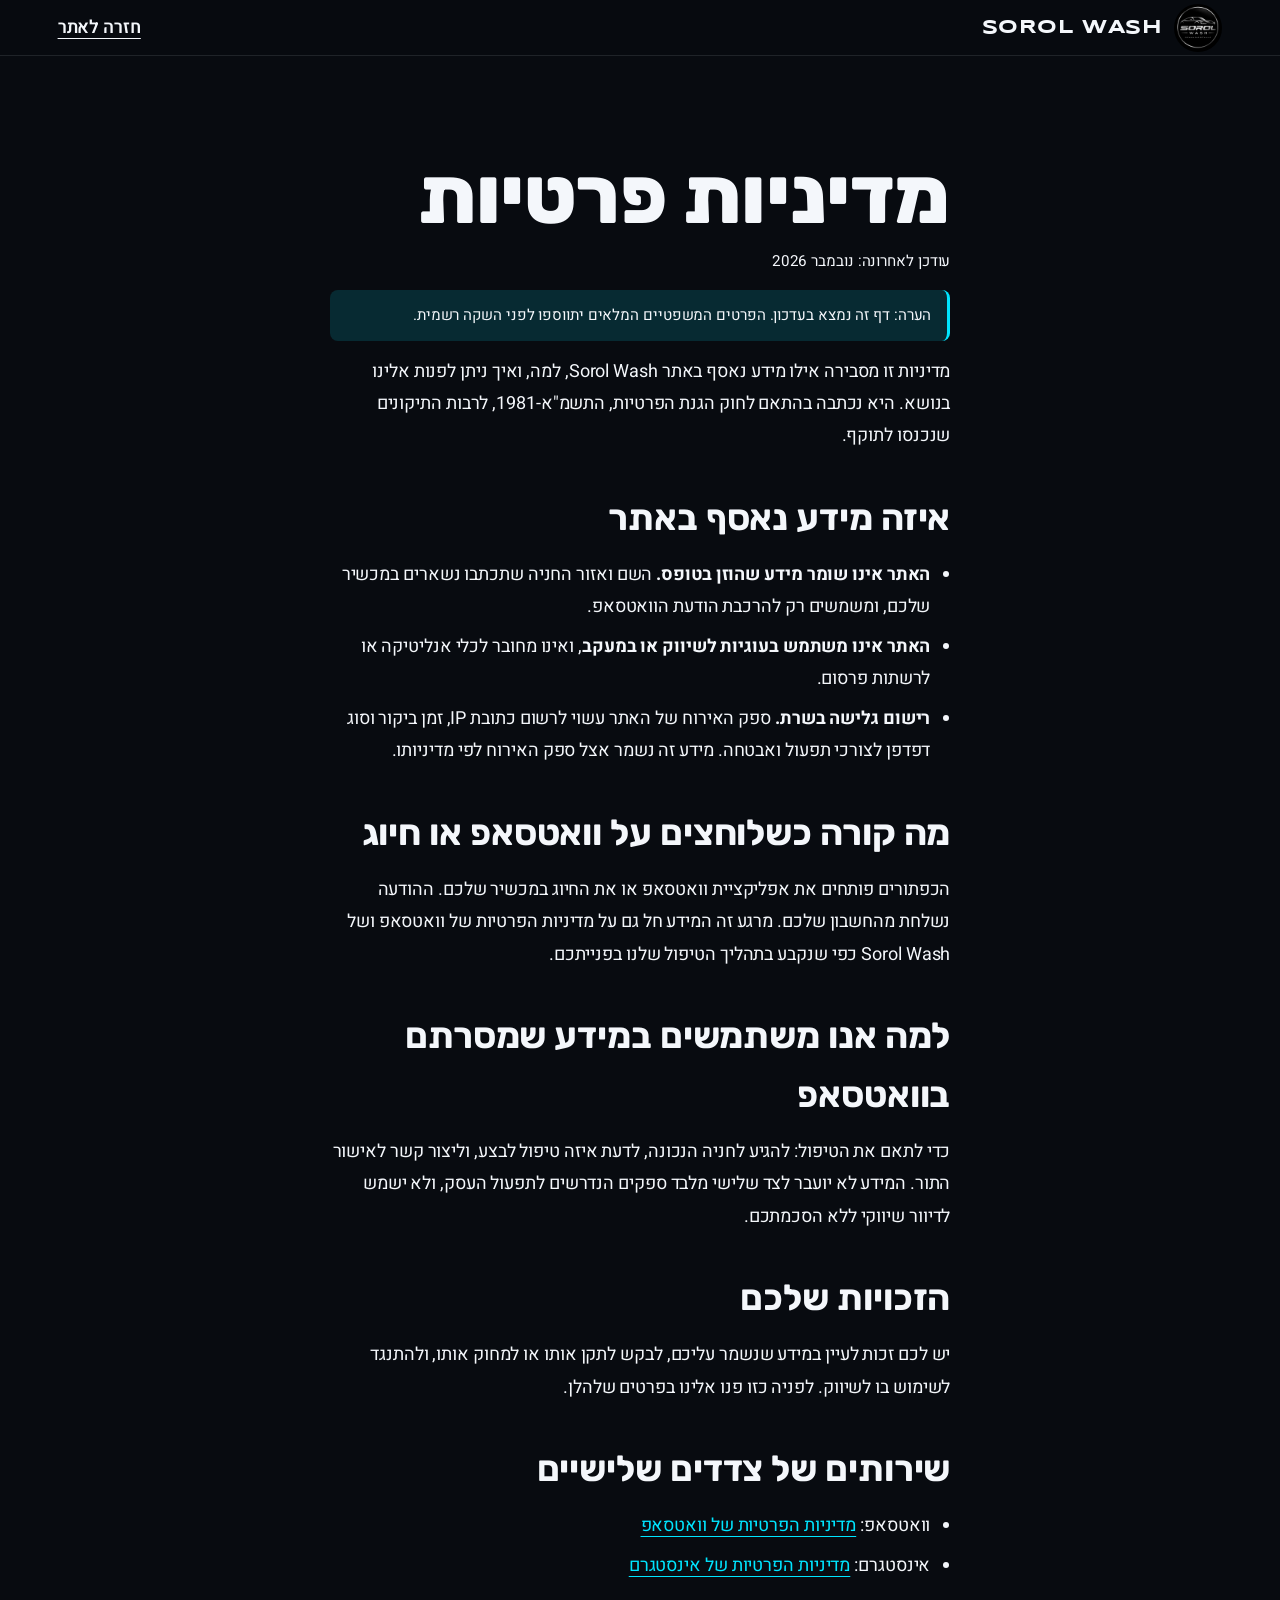
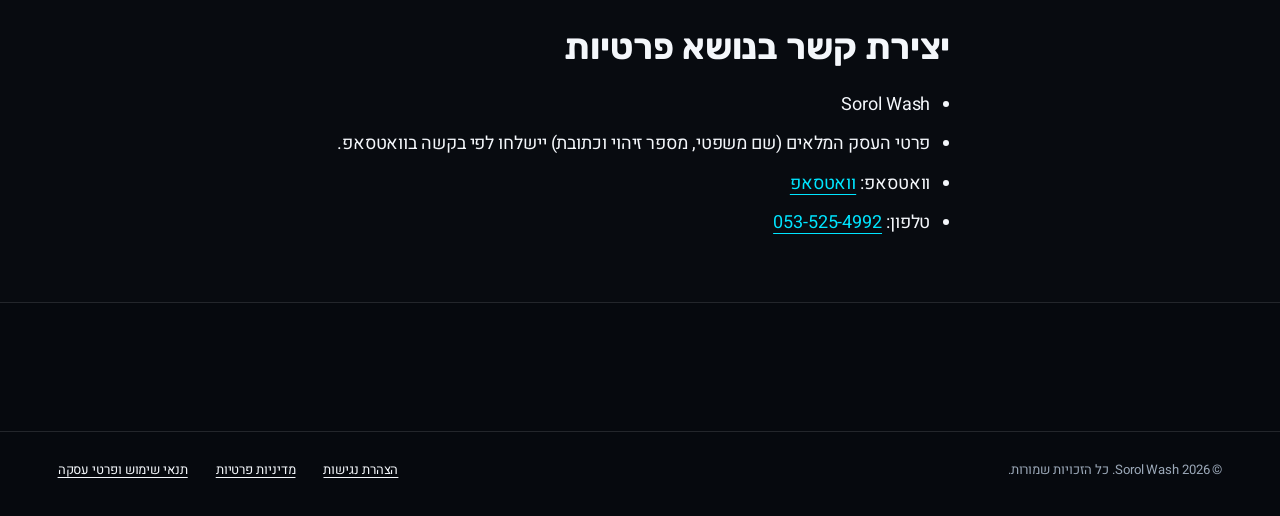
<file: scrollcraft/builds/sorol-wash/privacy.html>
<!doctype html>
<html lang="he" dir="rtl">
<head>
<meta charset="utf-8">
<meta name="viewport" content="width=device-width, initial-scale=1, viewport-fit=cover">
<meta name="robots" content="noindex">
<title>מדיניות פרטיות | Sorol Wash</title>
<link rel="preload" href="fonts/heebo-hebrew.woff2" as="font" type="font/woff2" crossorigin>
<link rel="stylesheet" href="fonts/fonts.css">
<link rel="stylesheet" href="scrollcraft.css">
<link rel="stylesheet" href="sorol.css">
<link rel="stylesheet" href="legal.css">
</head>
<body class="legal-page">
<header class="site-bar">
  <a class="brand" href="index.html" aria-label="Sorol Wash, חזרה לעמוד הבית">
    <img src="assets/logo.webp" width="38" height="38" alt="">
    <span class="brand__name">SOROL WASH</span>
  </a>
  <a class="link" href="index.html">חזרה לאתר</a>
</header>
<main class="legal sc-wrap">

<h1>מדיניות פרטיות</h1>
<p class="legal__meta">עודכן לאחרונה: נובמבר 2026</p>
<p class="legal__draft" role="note">הערה: דף זה נמצא בעדכון. הפרטים המשפטיים המלאים יתווספו לפני השקה רשמית.</p>

<p>מדיניות זו מסבירה אילו מידע נאסף באתר Sorol Wash, למה, ואיך ניתן לפנות אלינו בנושא. היא נכתבה בהתאם לחוק הגנת הפרטיות, התשמ"א-1981, לרבות התיקונים שנכנסו לתוקף.</p>

<h2>איזה מידע נאסף באתר</h2>
<ul>
  <li><strong>האתר אינו שומר מידע שהוזן בטופס.</strong> השם ואזור החניה שתכתבו נשארים במכשיר שלכם, ומשמשים רק להרכבת הודעת הוואטסאפ.</li>
  <li><strong>האתר אינו משתמש בעוגיות לשיווק או במעקב</strong>, ואינו מחובר לכלי אנליטיקה או לרשתות פרסום.</li>
  <li><strong>רישום גלישה בשרת.</strong> ספק האירוח של האתר עשוי לרשום כתובת IP, זמן ביקור וסוג דפדפן לצורכי תפעול ואבטחה. מידע זה נשמר אצל ספק האירוח לפי מדיניותו.</li>
</ul>

<h2>מה קורה כשלוחצים על וואטסאפ או חיוג</h2>
<p>הכפתורים פותחים את אפליקציית וואטסאפ או את החיוג במכשיר שלכם. ההודעה נשלחת מהחשבון שלכם. מרגע זה המידע חל גם על מדיניות הפרטיות של וואטסאפ ושל Sorol Wash כפי שנקבע בתהליך הטיפול שלנו בפנייתכם.</p>

<h2>למה אנו משתמשים במידע שמסרתם בוואטסאפ</h2>
<p>כדי לתאם את הטיפול: להגיע לחניה הנכונה, לדעת איזה טיפול לבצע, וליצור קשר לאישור התור. המידע לא יועבר לצד שלישי מלבד ספקים הנדרשים לתפעול העסק, ולא ישמש לדיוור שיווקי ללא הסכמתכם.</p>

<h2>הזכויות שלכם</h2>
<p>יש לכם זכות לעיין במידע שנשמר עליכם, לבקש לתקן אותו או למחוק אותו, ולהתנגד לשימוש בו לשיווק. לפניה כזו פנו אלינו בפרטים שלהלן.</p>

<h2>שירותים של צדדים שלישיים</h2>
<ul>
  <li>וואטסאפ: <a href="https://www.whatsapp.com/legal/privacy-policy" target="_blank" rel="noopener">מדיניות הפרטיות של וואטסאפ</a></li>
  <li>אינסטגרם: <a href="https://help.instagram.com/519522125107875" target="_blank" rel="noopener">מדיניות הפרטיות של אינסטגרם</a></li>
</ul>

<h2>יצירת קשר בנושא פרטיות</h2>
<ul>
  <li>Sorol Wash</li>
  <li>פרטי העסק המלאים (שם משפטי, מספר זיהוי וכתובת) יישלחו לפי בקשה בוואטסאפ.</li>
  <li>וואטסאפ: <a href="https://wa.me/972535254992" target="_blank" rel="noopener">וואטסאפ</a></li>
  <li>טלפון: <a href="tel:0535254992">053-525-4992</a></li>
</ul>
</main>
<footer class="site-foot">
  <div class="sc-wrap foot__bottom">
    <span>© 2026 Sorol Wash. כל הזכויות שמורות.</span>
    <nav class="foot__legal" aria-label="מסמכים משפטיים">
      <a href="accessibility.html">הצהרת נגישות</a>
      <a href="privacy.html">מדיניות פרטיות</a>
      <a href="terms.html">תנאי שימוש ופרטי עסקה</a>
    </nav>
  </div>
</footer>
</body>
</html>
</file>
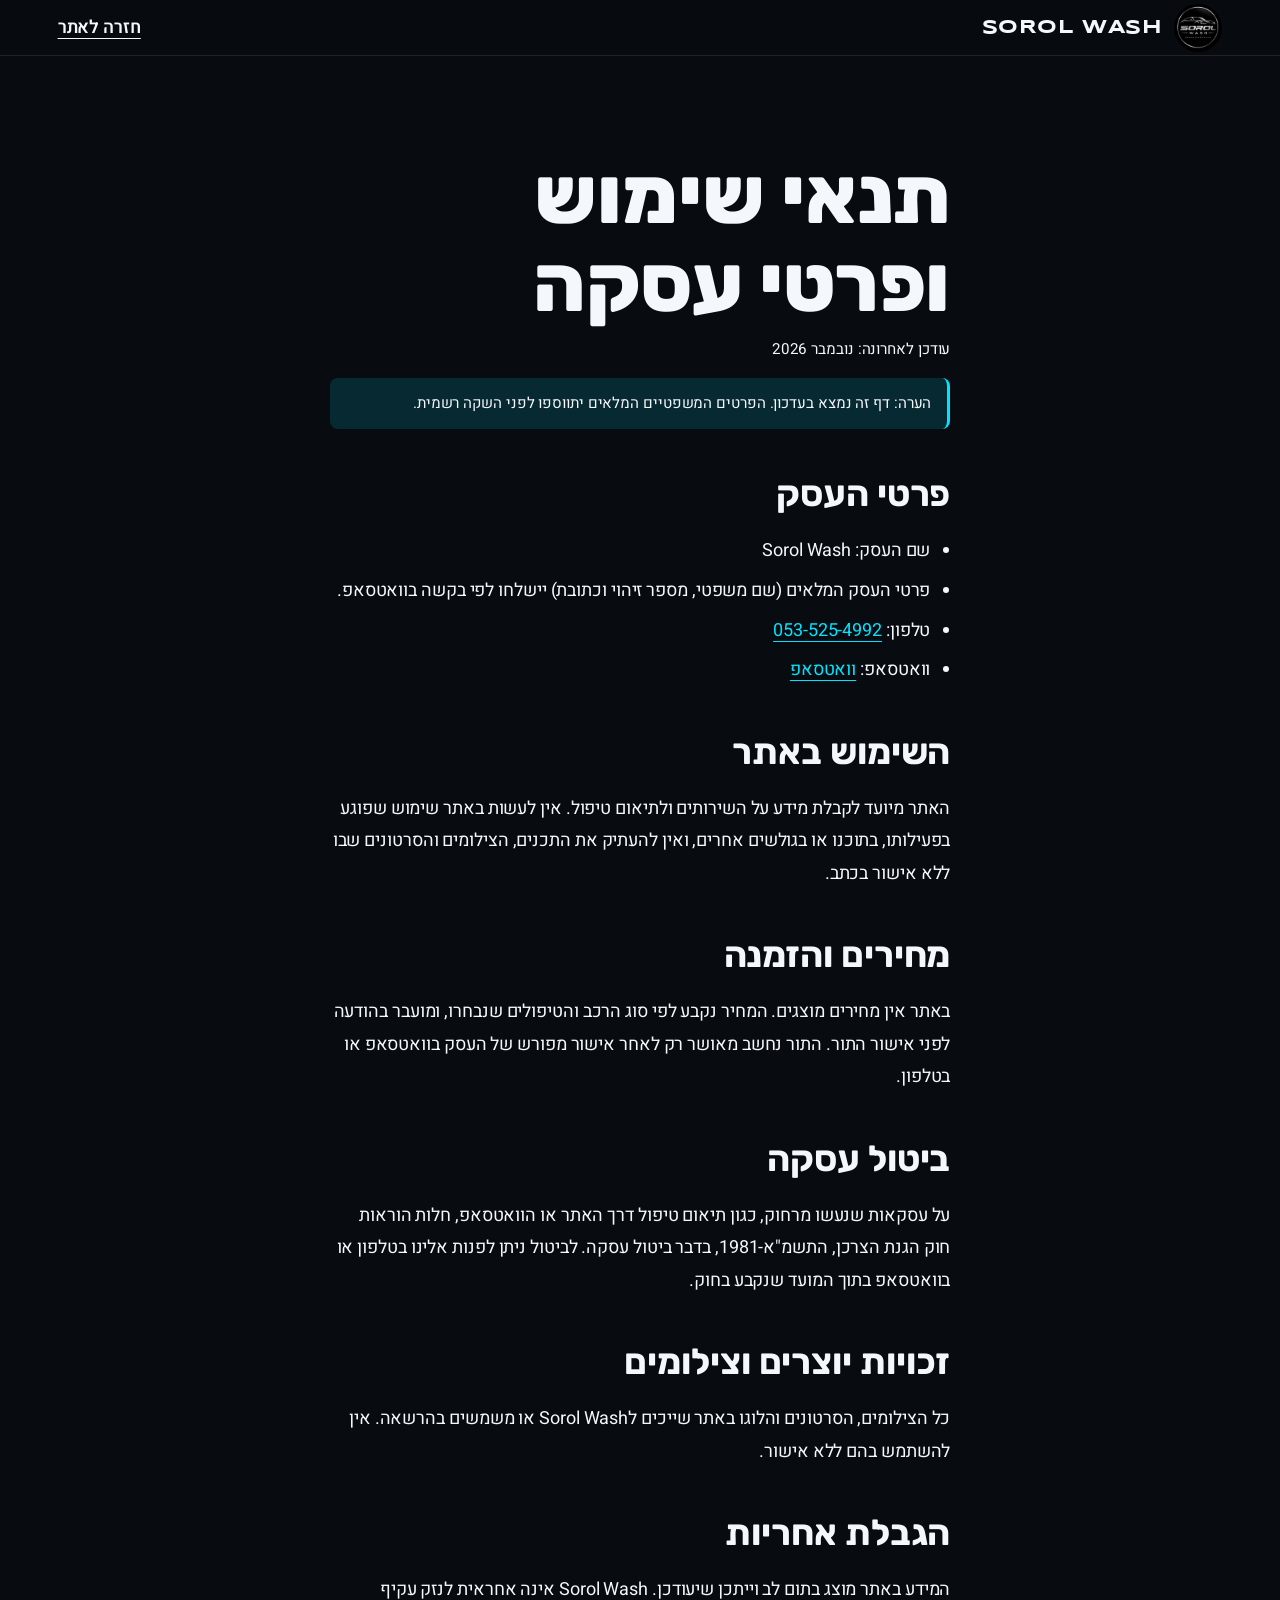
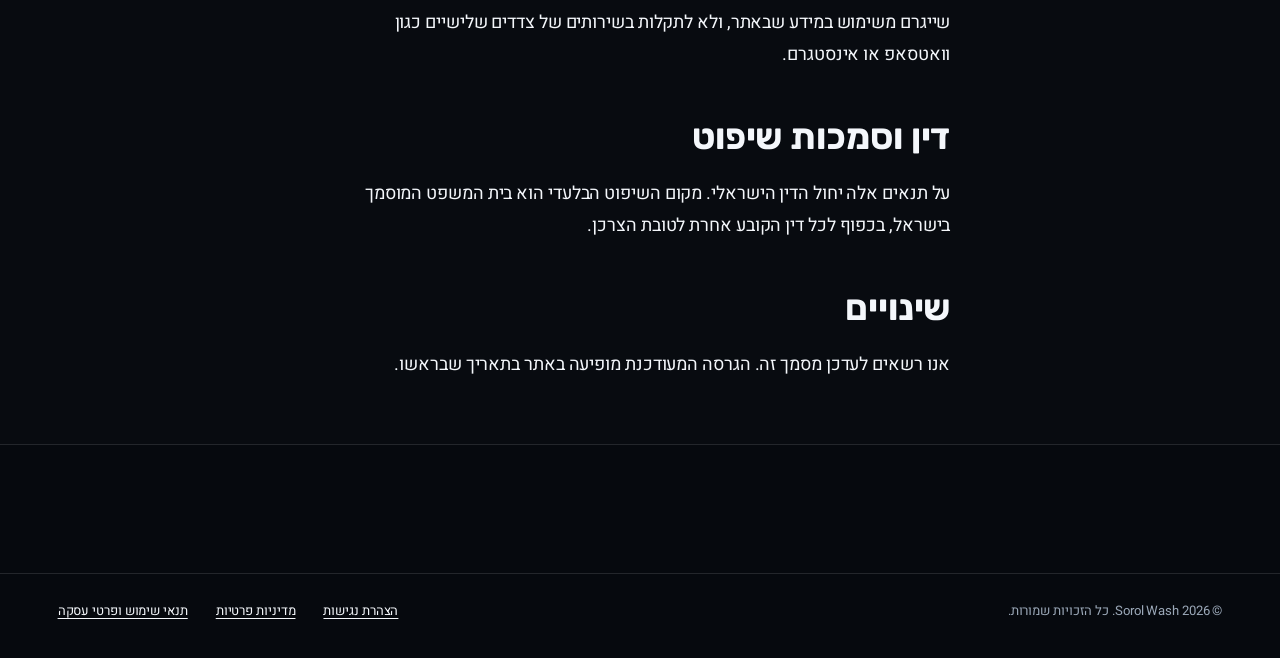
<file: scrollcraft/builds/sorol-wash/terms.html>
<!doctype html>
<html lang="he" dir="rtl">
<head>
<meta charset="utf-8">
<meta name="viewport" content="width=device-width, initial-scale=1, viewport-fit=cover">
<meta name="robots" content="noindex">
<title>תנאי שימוש ופרטי עסקה | Sorol Wash</title>
<link rel="preload" href="fonts/heebo-hebrew.woff2" as="font" type="font/woff2" crossorigin>
<link rel="stylesheet" href="fonts/fonts.css">
<link rel="stylesheet" href="scrollcraft.css">
<link rel="stylesheet" href="sorol.css">
<link rel="stylesheet" href="legal.css">
</head>
<body class="legal-page">
<header class="site-bar">
  <a class="brand" href="index.html" aria-label="Sorol Wash, חזרה לעמוד הבית">
    <img src="assets/logo.webp" width="38" height="38" alt="">
    <span class="brand__name">SOROL WASH</span>
  </a>
  <a class="link" href="index.html">חזרה לאתר</a>
</header>
<main class="legal sc-wrap">

<h1>תנאי שימוש ופרטי עסקה</h1>
<p class="legal__meta">עודכן לאחרונה: נובמבר 2026</p>
<p class="legal__draft" role="note">הערה: דף זה נמצא בעדכון. הפרטים המשפטיים המלאים יתווספו לפני השקה רשמית.</p>

<h2>פרטי העסק</h2>
<ul>
  <li>שם העסק: Sorol Wash</li>
  <li>פרטי העסק המלאים (שם משפטי, מספר זיהוי וכתובת) יישלחו לפי בקשה בוואטסאפ.</li>
  <li>טלפון: <a href="tel:0535254992">053-525-4992</a></li>
  <li>וואטסאפ: <a href="https://wa.me/972535254992" target="_blank" rel="noopener">וואטסאפ</a></li>
</ul>

<h2>השימוש באתר</h2>
<p>האתר מיועד לקבלת מידע על השירותים ולתיאום טיפול. אין לעשות באתר שימוש שפוגע בפעילותו, בתוכנו או בגולשים אחרים, ואין להעתיק את התכנים, הצילומים והסרטונים שבו ללא אישור בכתב.</p>

<h2>מחירים והזמנה</h2>
<p>באתר אין מחירים מוצגים. המחיר נקבע לפי סוג הרכב והטיפולים שנבחרו, ומועבר בהודעה לפני אישור התור. התור נחשב מאושר רק לאחר אישור מפורש של העסק בוואטסאפ או בטלפון.</p>

<h2>ביטול עסקה</h2>
<p>על עסקאות שנעשו מרחוק, כגון תיאום טיפול דרך האתר או הוואטסאפ, חלות הוראות חוק הגנת הצרכן, התשמ"א-1981, בדבר ביטול עסקה. לביטול ניתן לפנות אלינו בטלפון או בוואטסאפ בתוך המועד שנקבע בחוק.</p>

<h2>זכויות יוצרים וצילומים</h2>
<p>כל הצילומים, הסרטונים והלוגו באתר שייכים לSorol Wash או משמשים בהרשאה. אין להשתמש בהם ללא אישור.</p>

<h2>הגבלת אחריות</h2>
<p>המידע באתר מוצג בתום לב וייתכן שיעודכן. Sorol Wash אינה אחראית לנזק עקיף שייגרם משימוש במידע שבאתר, ולא לתקלות בשירותים של צדדים שלישיים כגון וואטסאפ או אינסטגרם.</p>

<h2>דין וסמכות שיפוט</h2>
<p>על תנאים אלה יחול הדין הישראלי. מקום השיפוט הבלעדי הוא בית המשפט המוסמך בישראל, בכפוף לכל דין הקובע אחרת לטובת הצרכן.</p>

<h2>שינויים</h2>
<p>אנו רשאים לעדכן מסמך זה. הגרסה המעודכנת מופיעה באתר בתאריך שבראשו.</p>
</main>
<footer class="site-foot">
  <div class="sc-wrap foot__bottom">
    <span>© 2026 Sorol Wash. כל הזכויות שמורות.</span>
    <nav class="foot__legal" aria-label="מסמכים משפטיים">
      <a href="accessibility.html">הצהרת נגישות</a>
      <a href="privacy.html">מדיניות פרטיות</a>
      <a href="terms.html">תנאי שימוש ופרטי עסקה</a>
    </nav>
  </div>
</footer>
</body>
</html>
</file>
<file: scrollcraft/builds/sorol-wash/fonts/fonts.css>
/* self-hosted: Heebo + Rubik (SIL OFL), Hebrew and Latin subsets */
@font-face { font-family: 'Heebo'; font-style: normal; font-weight: 400 700; font-display: swap; src: url('heebo-hebrew.woff2') format('woff2'); unicode-range: U+0307-0308, U+0590-05FF, U+200C-2010, U+20AA, U+25CC, U+FB1D-FB4F; }
@font-face { font-family: 'Heebo'; font-style: normal; font-weight: 400 700; font-display: swap; src: url('heebo-latin.woff2') format('woff2'); unicode-range: U+0000-00FF, U+0131, U+0152-0153, U+02BB-02BC, U+02C6, U+02DA, U+02DC, U+0304, U+0308, U+0329, U+2000-206F, U+20AC, U+2122, U+2191, U+2193, U+2212, U+2215, U+FEFF, U+FFFD; }
@font-face { font-family: 'Rubik'; font-style: normal; font-weight: 500 800; font-display: swap; src: url('rubik-hebrew.woff2') format('woff2'); unicode-range: U+0307-0308, U+0590-05FF, U+200C-2010, U+20AA, U+25CC, U+FB1D-FB4F; }
@font-face { font-family: 'Rubik'; font-style: normal; font-weight: 500 800; font-display: swap; src: url('rubik-latin.woff2') format('woff2'); unicode-range: U+0000-00FF, U+0131, U+0152-0153, U+02BB-02BC, U+02C6, U+02DA, U+02DC, U+0304, U+0308, U+0329, U+2000-206F, U+20AC, U+2122, U+2191, U+2193, U+2212, U+2215, U+FEFF, U+FFFD; }
/* wordmark only (SIL OFL) */
@font-face { font-family: 'Syncopate'; font-style: normal; font-weight: 700; font-display: block; src: url('syncopate-latin-700.woff2') format('woff2'); unicode-range: U+0000-00FF, U+0131, U+0152-0153, U+02BB-02BC, U+02C6, U+02DA, U+02DC, U+0304, U+0308, U+0329, U+2000-206F, U+20AC, U+2122, U+2191, U+2193, U+2212, U+2215, U+FEFF, U+FFFD; }
</file>
<file: scrollcraft/builds/sorol-wash/scrollcraft.css>
/* ============================================================================
   scrollcraft.css: the taste floor
   ----------------------------------------------------------------------------
   Two layers, and the split matters:

     TOKENS   what you override per brand. Colour roles, the type ramp, the
              spacing scale, elevation, motion. A brand is ~12 values.
     DEVICES  what the engine drives. Do not restyle these to taste; they are
              the mechanism. Style your own markup instead.

   Nothing here draws a "component". There are no card, badge, or pill classes,
   because a stylesheet that ships those is how every page built on it ends up
   with the same shapes. You get a floor and a vocabulary; the composition is
   yours.
   ========================================================================== */

/* ---------------------------------------------------------------- tokens -- */
:root {
  /* --- colour roles. Override these six and the page is rebranded. -------- */
  --sc-canvas:      #08090b;   /* the page ground. Drift interpolates this.   */
  --sc-surface:     #101217;   /* anything raised off the ground             */
  --sc-ink:         #f4f2ef;   /* primary text                               */
  --sc-ink-soft:    #9a9ba1;   /* secondary text. Tinted, never flat gray.   */
  --sc-accent:      #d8ff3e;   /* ONE accent. It owns a region, not confetti. */
  --sc-accent-ink:  #08090b;   /* text that sits on the accent               */

  --sc-hairline:    color-mix(in oklab, var(--sc-ink) 12%, transparent);
  --sc-hairline-strong: color-mix(in oklab, var(--sc-ink) 22%, transparent);

  /* --- type. Two families max. Display carries voice, text carries prose. - */
  --sc-font-display: "Instrument Sans", "Geist", system-ui, sans-serif;
  --sc-font-text:    "Geist", system-ui, sans-serif;
  --sc-font-mono:    "Geist Mono", ui-monospace, monospace;

  /* Fluid ramp. Tracking tightens as size grows because a face set at 6rem
     with 0 tracking reads loose; this is optical correction, not decoration. */
  --sc-t-xs:   clamp(0.75rem, 0.72rem + 0.15vw, 0.82rem);
  --sc-t-sm:   clamp(0.875rem, 0.84rem + 0.18vw, 0.95rem);
  --sc-t-base: clamp(1rem, 0.96rem + 0.22vw, 1.125rem);
  --sc-t-lg:   clamp(1.2rem, 1.1rem + 0.5vw, 1.5rem);
  --sc-t-xl:   clamp(1.6rem, 1.35rem + 1.2vw, 2.25rem);
  --sc-t-2xl:  clamp(2.1rem, 1.6rem + 2.4vw, 3.4rem);
  --sc-t-3xl:  clamp(2.8rem, 1.9rem + 4.2vw, 5rem);
  --sc-t-4xl:  clamp(3.4rem, 1.9rem + 6.6vw, 7.5rem);

  --sc-track-tight:  -0.035em;
  --sc-track-snug:   -0.02em;
  --sc-track-normal: -0.005em;
  --sc-track-wide:    0.08em;

  --sc-leading-none: 0.94;
  --sc-leading-tight: 1.06;
  --sc-leading-body: 1.62;

  --sc-measure: 62ch;

  /* --- space. 4px base: the useful middle steps an 8-only scale misses. --- */
  --sc-1: 0.25rem;  --sc-2: 0.5rem;   --sc-3: 0.75rem;  --sc-4: 1rem;
  --sc-5: 1.5rem;   --sc-6: 2rem;     --sc-7: 3rem;     --sc-8: 4rem;
  --sc-9: 6rem;     --sc-10: 8rem;    --sc-11: 12rem;

  /* Section rhythm is fluid so a phone doesn't inherit desktop air. */
  --sc-section: clamp(4.5rem, 9vw, 11rem);
  --sc-gutter:  clamp(1.25rem, 5vw, 5.5rem);
  --sc-maxw:    82rem;

  /* --- radius. Pick one scale for the page and hold it. ------------------- */
  --sc-r-sm: 6px;  --sc-r-md: 12px;  --sc-r-lg: 20px;  --sc-r-pill: 999px;

  /* --- elevation. Every shadow has an offset AND a soft blur, and is tinted
         to the canvas hue. A zero-offset coloured halo is decoration, not
         depth, so there isn't one here. ---------------------------------- */
  --sc-shadow-color: 220 40% 2%;
  --sc-e1: 0 1px 2px hsl(var(--sc-shadow-color) / 0.28),
           0 2px 6px -1px hsl(var(--sc-shadow-color) / 0.20);
  --sc-e2: 0 2px 4px hsl(var(--sc-shadow-color) / 0.24),
           0 8px 18px -4px hsl(var(--sc-shadow-color) / 0.30);
  --sc-e3: 0 4px 8px hsl(var(--sc-shadow-color) / 0.22),
           0 18px 40px -8px hsl(var(--sc-shadow-color) / 0.38),
           0 48px 90px -24px hsl(var(--sc-shadow-color) / 0.30);

  /* Edge light: a 1px top highlight sells a raised surface better than any
     amount of blur, because real raised things catch light on their lip. */
  --sc-edge: inset 0 1px 0 color-mix(in oklab, var(--sc-ink) 10%, transparent);

  /* --- motion. Built-in CSS easings are too weak for UI. ------------------ */
  --sc-ease-out:    cubic-bezier(0.23, 1, 0.32, 1);
  --sc-ease-in-out: cubic-bezier(0.77, 0, 0.175, 1);
  --sc-ease-drawer: cubic-bezier(0.32, 0.72, 0, 1);
  --sc-d-fast: 160ms;  --sc-d-base: 240ms;  --sc-d-slow: 420ms;

  --sc-z-stage: 1; --sc-z-copy: 20; --sc-z-chrome: 60;
}

/* --------------------------------------------------------------- reset -- */
*, *::before, *::after { box-sizing: border-box; }
html { -webkit-text-size-adjust: 100%; scroll-behavior: smooth; }
@media (prefers-reduced-motion: reduce) { html { scroll-behavior: auto; } }

body {
  margin: 0;
  background: var(--sc-canvas);
  color: var(--sc-ink);
  font-family: var(--sc-font-text);
  font-size: var(--sc-t-base);
  line-height: var(--sc-leading-body);
  letter-spacing: var(--sc-track-normal);
  -webkit-font-smoothing: antialiased;
  text-rendering: optimizeLegibility;
  font-synthesis-weight: none;
  overflow-x: clip;
}
img, video, canvas, svg { display: block; max-width: 100%; }
button, input, select, textarea { font: inherit; color: inherit; }

/* ------------------------------------------------- the browser surfaces --
   The parts you did not draw still carry the design. Selection, caret, focus
   ring, scrollbar and tabular numerals all ship with defaults that belong to no
   design system. Theming them is the cheapest signal that a page was built
   rather than assembled, and it is the step that gets skipped most reliably. */
::selection { background: var(--sc-accent); color: var(--sc-accent-ink); }
:root { caret-color: var(--sc-accent); accent-color: var(--sc-accent); }
:focus-visible {
  outline: 2px solid var(--sc-accent);
  outline-offset: 3px;
  border-radius: var(--sc-r-sm);
}
:where(a) { color: inherit; text-decoration-thickness: 1px; text-underline-offset: 0.22em; }
@supports (scrollbar-color: auto) {
  html { scrollbar-color: color-mix(in oklab, var(--sc-ink) 26%, transparent) transparent; scrollbar-width: thin; }
}
:where(table, .sc-nums, [data-sc-count]) { font-variant-numeric: tabular-nums; }

/* ----------------------------------------------------------- typography -- */
.sc-display {
  font-family: var(--sc-font-display);
  font-weight: 500;
  line-height: var(--sc-leading-none);
  letter-spacing: var(--sc-track-tight);
  text-wrap: balance;
  margin: 0;
}
.sc-display--xl { font-size: var(--sc-t-4xl); }
.sc-display--lg { font-size: var(--sc-t-3xl); }
.sc-display--md { font-size: var(--sc-t-2xl); letter-spacing: var(--sc-track-snug); }
.sc-lede {
  font-size: var(--sc-t-lg);
  line-height: 1.44;
  letter-spacing: var(--sc-track-snug);
  color: var(--sc-ink);
  max-width: 46ch;
  text-wrap: pretty;
  margin: 0;
}
.sc-body { max-width: var(--sc-measure); color: var(--sc-ink-soft); text-wrap: pretty; margin: 0; }
.sc-label {
  font-family: var(--sc-font-mono);
  font-size: var(--sc-t-xs);
  letter-spacing: var(--sc-track-wide);
  text-transform: uppercase;
  color: var(--sc-ink-soft);
}

/* ---------------------------------------------------------------- layout -- */
.sc-wrap { width: 100%; max-width: var(--sc-maxw); margin-inline: auto; padding-inline: var(--sc-gutter); }
.sc-section { padding-block: var(--sc-section); }
/* More space above a heading than below it: the gap belongs to the boundary,
   not to the pair. */
.sc-stack > * + * { margin-top: var(--sc-4); }
.sc-stack > :is(h1,h2,h3) { margin-top: var(--sc-7); }
.sc-stack > :is(h1,h2,h3):first-child { margin-top: 0; }
.sc-rule { height: 1px; border: 0; background: var(--sc-hairline); margin: 0; }

/* =============================================================== DEVICES ==
   Driven by the engine. Restyle your own markup, not these.                */

.sc-act--pinned { position: relative; }
.sc-stage {
  position: sticky; top: 0;
  height: 100vh; height: 100svh;
  overflow: clip;
  z-index: var(--sc-z-stage);
}

/* scrub / sequence media */
.sc-stage :is(video[data-sc-scrub], canvas[data-sc-sequence], .sc-stage__poster) {
  position: absolute; inset: 0;
  width: 100%; height: 100%;
  object-fit: cover;
}
video[data-sc-scrub] { opacity: 0; transition: opacity 380ms var(--sc-ease-out); }
.sc-has-clip video[data-sc-scrub] { opacity: 1; }
/* The poster is a live frame-holder, not a placeholder: it stays up until a
   real video frame has painted, which is what stops the blank-stage flash. */
.sc-stage__poster { z-index: 0; transition: opacity 380ms var(--sc-ease-out); }
.sc-has-clip .sc-stage__poster { opacity: 0; }

/* A scrim only where text sits. A full-frame darkening layer flattens the
   image everywhere to fix contrast in one corner. */
.sc-scrim {
  position: absolute; inset: 0; pointer-events: none; z-index: 1;
  background: linear-gradient(
    var(--sc-scrim-angle, 180deg),
    color-mix(in oklab, var(--sc-canvas) var(--sc-scrim-a, 78%), transparent) 0%,
    color-mix(in oklab, var(--sc-canvas) 30%, transparent) 42%,
    transparent 68%);
}
/* Point the scrim at the copy. A scrim gradient that darkens the top while the
   copy sits at the bottom fixes contrast nowhere and flattens the image
   everywhere, which is the most common way text-over-video goes wrong. */
.sc-scrim--bottom { --sc-scrim-angle: 0deg; }
.sc-scrim--left   { --sc-scrim-angle: 90deg; }
.sc-scrim--right  { --sc-scrim-angle: 270deg; }

/* Corner scrims, for copy anchored to a corner. An edge gradient has to darken
   a whole band across the frame to cover one corner; a corner gradient puts the
   density where the text is and leaves the rest of the image alone. Pair with
   .sc-copy--lead / .sc-copy--trail. */
.sc-scrim--lead {
  background: linear-gradient(to top right,
    color-mix(in oklab, var(--sc-canvas) 94%, transparent) 0%,
    color-mix(in oklab, var(--sc-canvas) 72%, transparent) 30%,
    color-mix(in oklab, var(--sc-canvas) 30%, transparent) 52%,
    transparent 72%);
}
.sc-scrim--trail {
  background: linear-gradient(to top left,
    color-mix(in oklab, var(--sc-canvas) 94%, transparent) 0%,
    color-mix(in oklab, var(--sc-canvas) 72%, transparent) 30%,
    color-mix(in oklab, var(--sc-canvas) 30%, transparent) 52%,
    transparent 72%);
}
/* A band across the bottom, for copy that spans the full width of the frame.
   That is what both corner anchors become below 860px, and it is also the right
   shape whenever the copy block is wider than a corner. */
.sc-scrim--band {
  background: linear-gradient(to top,
    color-mix(in oklab, var(--sc-canvas) 94%, transparent) 0%,
    color-mix(in oklab, var(--sc-canvas) 74%, transparent) 22%,
    color-mix(in oklab, var(--sc-canvas) 30%, transparent) 42%,
    transparent 58%);
}
.sc-scrim--vignette {
  background: radial-gradient(120% 90% at 50% 45%, transparent 40%,
              color-mix(in oklab, var(--sc-canvas) 70%, transparent) 100%);
}

/* copy over a stage.
   max-width is in rem, never ch. A `ch` on this container resolves against the
   CONTAINER's font-size (body size), not the display size of the heading inside
   it, so `max-width: 20ch` here silently produces a ~180px column and wraps a
   hero headline to six lines. Set a ch measure on the text element itself. */
.sc-copy {
  position: absolute; z-index: var(--sc-z-copy);
  inset-inline: var(--sc-gutter);
  max-width: min(46rem, 76vw);
  will-change: opacity, transform;
}
.sc-copy--lead   { left: var(--sc-gutter); bottom: clamp(3rem, 12vh, 9rem); }
/* inset-inline FIRST. It is the shorthand for left+right, so declaring it after
   `left: 50%` resets left to auto and the block drifts off the left edge. */
.sc-copy--center { inset-inline: auto; left: 50%; top: 50%; translate: -50% -50%; text-align: center; }
.sc-copy--trail  { inset-inline: auto; right: var(--sc-gutter); bottom: clamp(3rem, 12vh, 9rem); text-align: right; }

/* cue defaults: the engine writes opacity/transform inline, these are the
   pre-paint state so nothing flashes before the first read() */
[data-sc-cue] { opacity: 0; will-change: opacity, transform; }
.sc-ready [data-sc-cue] { transition: none; }

/* kinetic split */
.sc-split { display: inline-block; overflow: hidden; vertical-align: top; }
/* Descenders live below the baseline; a line mask clipped to the line box eats
   the tails off g, y, p, j. The padding buys them room back. */
.sc-split--line { display: block; padding-bottom: 0.14em; margin-bottom: -0.14em; }
.sc-split__i { display: inline-block; will-change: transform, opacity; }
.sc-is-split { opacity: 1 !important; }

/* horizontal rail */
[data-sc-pan] { display: flex; will-change: transform; }

/* reveal + parallax */
[data-sc-reveal] { will-change: clip-path; }
[data-sc-parallax] { will-change: transform; }

/* flow reveal (fires once) */
[data-sc-in], [data-sc-stagger] > * {
  opacity: 0;
  transform: translate3d(0, 14px, 0);
  transition: opacity 620ms var(--sc-ease-out), transform 620ms var(--sc-ease-out);
}
[data-sc-in].sc-in, [data-sc-stagger] > .sc-in { opacity: 1; transform: none; }

/* pointer devices */
[data-sc-tilt] { transform-style: preserve-3d; will-change: transform; }
[data-sc-magnet] { will-change: transform; }
/* isolation always; position only if nothing more specific already set it.
   Written with :where() (zero specificity) on purpose: a plain `position:
   relative` here has the same weight as `.sc-stage` and, being later in the
   file, silently wins. A stage carrying both attributes then stops being
   sticky and the whole act scrolls away instead of pinning. */
[data-sc-spotlight] { isolation: isolate; }
:where([data-sc-spotlight]) { position: relative; }
[data-sc-spotlight]::after {
  content: ""; position: absolute; inset: 0; pointer-events: none; z-index: 2;
  background: radial-gradient(
    28rem 28rem at calc(var(--sc-mx, 0.5) * 100%) calc(var(--sc-my, 0.5) * 100%),
    color-mix(in oklab, var(--sc-accent) 16%, transparent), transparent 70%);
  opacity: 0; transition: opacity var(--sc-d-slow) var(--sc-ease-out);
}
[data-sc-spotlight]:hover::after { opacity: 1; }

/* =========================================================== WORLDFLIGHT ==
   One fixed stage for the whole page. The only thing in document flow is the
   spacer, and it is empty. If you find yourself adding a section here, you want
   act mode instead: the moment a real block scrolls past the fixed stage, the
   page has a seam again and the whole point is gone.                        */

[data-sc-mode="worldflight"] { position: relative; }

.sc-world {
  position: fixed; inset: 0;
  overflow: clip;
  z-index: var(--sc-z-stage);
  background: var(--sc-canvas);
}

/* Every leg is mounted for the life of the page and stacked in the same box.
   The engine owns opacity, visibility and z-index here; do not set them. */
.sc-world__seg {
  position: absolute; inset: 0;
  opacity: 0;
  will-change: opacity;
}
.sc-world__seg > :is(video, img, canvas) {
  position: absolute; inset: 0;
  width: 100%; height: 100%;
  object-fit: cover;
}
/* The poster is the frame-holder AND the first camera move: the engine pushes
   it in slowly until a real decoded frame is available to replace it. */
.sc-world__poster {
  z-index: 0;
  transform-origin: 50% 50%;
  transition: opacity 420ms var(--sc-ease-out);
}
.sc-world__seg > video { z-index: 1; }
.sc-world__seg.sc-has-clip .sc-world__poster { opacity: 0; }
/* The act stylesheet lights a clip through its ancestor act. A worldflight leg
   has no act, so match the class the engine also writes on the clip itself. */
video[data-sc-scrub].sc-has-clip { opacity: 1; }

/* The copy layer is fixed too, and inert by default: the engine hands
   pointer-events back to a block only while it is actually legible. */
.sc-world__copy {
  position: fixed; inset: 0;
  z-index: var(--sc-z-copy);
  pointer-events: none;
}
.sc-world__scrim { position: absolute; inset: 0; pointer-events: none; z-index: 0; }
[data-sc-copy] {
  opacity: 0;
  pointer-events: none;
  will-change: opacity, transform;
}
.sc-ready [data-sc-copy] { transition: none; }

/* The track. Empty on purpose. */
.sc-world__spacer { pointer-events: none; }

/* scroll progress */
[data-sc-progress] {
  position: fixed; inset: 0 0 auto 0; height: 2px; z-index: var(--sc-z-chrome);
  background: var(--sc-accent); transform-origin: 0 50%; transform: scaleX(0);
  will-change: transform;
}

/* ----------------------------------------------------------- atmosphere --
   Depth is not only shadow. Grain keeps a flat dark ground from banding, and
   it is the difference between "a dark page" and "a lit room". */
.sc-grain { position: fixed; inset: 0; pointer-events: none; z-index: 3; opacity: 0.045; }
.sc-grain::before {
  content: ""; position: absolute; inset: -50%;
  background-image: url("data:image/svg+xml;utf8,<svg xmlns='http://www.w3.org/2000/svg' width='140' height='140'><filter id='n'><feTurbulence type='fractalNoise' baseFrequency='0.85' numOctaves='3'/></filter><rect width='140' height='140' filter='url(%23n)'/></svg>");
}

/* -------------------------------------------------------- reduced motion -- */
@media (prefers-reduced-motion: reduce) {
  /* Fewer and gentler, not zero. Opacity still carries the reveal so the page
     is comprehensible; every position change is dropped. */
  [data-sc-in], [data-sc-stagger] > * { transform: none; transition-duration: 220ms; }
  [data-sc-parallax], [data-sc-pan], .sc-split__i { transform: none !important; }
  /* A wipe is a position change too. Show reveal content settled. */
  [data-sc-reveal] { clip-path: none !important; }
  /* A rail's transform IS its navigation, not decoration. Zeroing it the way
     parallax and kinetic type are zeroed parks the act on its first screenful
     and makes everything past the fold unreachable: a device degrading into
     missing content. Hand the travel back to the reader as an ordinary scroll
     region instead, so the same items are all still gettable without motion.
     A build that would rather re-lay the rail out as a grid can still do that;
     this is the floor, not the ceiling. */
  [data-sc-act="pan"] .sc-stage,
  [data-sc-act="pan"] [data-sc-stage] {
    overflow-x: auto; overflow-y: hidden;
    overscroll-behavior-x: contain;
    scroll-snap-type: x proximity;
  }
  [data-sc-pan] > * { scroll-snap-align: center; }
  [data-sc-spotlight]::after { display: none; }
  /* A worldflight keeps its whole story here. No clip is ever fetched, so the
     posters are the film, and they cross-dissolve through exactly the same
     seams at exactly the same scroll positions. The push-in and the copy drift
     are the only things that go. */
  .sc-world__poster, [data-sc-copy] { transform: none !important; }
}

/* --------------------------------------------------------------- mobile -- */
@media (max-width: 860px) {
  .sc-copy { inset-inline: var(--sc-gutter); max-width: none; }
  .sc-copy--trail { text-align: left; }
  .sc-stage { height: 100svh; }
  /* .sc-copy--trail re-anchors to the left and spans the full width here, so a
     bottom-RIGHT corner gradient darkens the one corner the copy just left and
     guarantees a contrast failure over any bright clip. Point the density at
     the copy: the same band .sc-scrim--band paints. */
  .sc-scrim--trail {
    background: linear-gradient(to top,
      color-mix(in oklab, var(--sc-canvas) 94%, transparent) 0%,
      color-mix(in oklab, var(--sc-canvas) 74%, transparent) 22%,
      color-mix(in oklab, var(--sc-canvas) 30%, transparent) 42%,
      transparent 58%);
  }
}
</file>
<file: scrollcraft/builds/sorol-wash/sorol.css>
/* ============================================================================
   Sorol Wash: page styles.
   Responsive model
     - Everything is sized in rem, and the root font-size steps up on large
       screens, so a 4K display gets a proportionally larger page, not a small
       page floating in space.
     - Layout switches on ORIENTATION where the media decides it (the hero, the
       wipe stage) and on width where the content decides it (cards, steps).
     - scrollcraft.css is untouched.
   ========================================================================== */

/* ------------------------------------------------------------------ root -- */
html { font-size: 100%; }
@media (min-width: 1700px) { html { font-size: 112.5%; } }   /* 18px: large laptops and desktops */
@media (min-width: 2200px) { html { font-size: 125%; } }     /* 20px: QHD and ultrawide */
@media (min-width: 3000px) { html { font-size: 150%; } }     /* 24px: 4K at 100% zoom */
@media (max-width: 359px)  { html { font-size: 93.75%; } }   /* 15px: smallest phones */

:root {
  --sc-canvas: #080B10;
  --sc-surface: #121722;
  --sc-surface-raised: #18202F;
  --sc-ink: #F4F7FB;
  --sc-ink-soft: #9BA8B8;
  --sc-accent: #00E5FF;
  --sc-accent-fill: rgba(0, 229, 255, 0.14);
  --sc-accent-ink: #061017;
  --sc-wa-glyph: #25D366;
  --sc-font-display: "Rubik", "Heebo", system-ui, sans-serif;
  --sc-font-text: "Heebo", "Assistant", system-ui, sans-serif;
  --sc-track-tight: -0.012em;
  --sc-track-snug: -0.006em;
  --sc-gutter: clamp(1rem, 4.5vw, 5rem);
  --sc-bar-h: 3.5rem;
  --docket-h: 4.75rem;
  --tap: max(2.75rem, 44px);   /* minimum touch target, even where the root font shrinks */
}
@media (max-width: 420px) { :root { --docket-h: 7.4rem; } }

/* Hard-cut daylight ground. Restate color: it is inherited as a computed value. */
.section--daylight {
  --sc-canvas: #F3F5F8;
  --sc-surface: #FFFFFF;
  --sc-surface-raised: #E8EEF5;
  --sc-ink: #0B1017;
  --sc-ink-soft: #48566A;
  --sc-accent: #006875;
  --sc-accent-fill: rgba(0, 104, 117, 0.12);
  --sc-accent-ink: #FFFFFF;
  --sc-hairline: rgba(11, 16, 23, 0.12);
  --sc-hairline-strong: rgba(11, 16, 23, 0.24);
  --sc-edge: inset 0 1px 0 rgba(255, 255, 255, 0.85);
  --sc-shadow-color: 215 30% 30%;
  background-color: var(--sc-canvas);
  color: var(--sc-ink);
}
.section--night { background-color: var(--sc-canvas); color: var(--sc-ink); }

/* Hebrew wants more leading and gentler tracking than the Latin defaults. */
.sc-display { font-weight: 800; line-height: 1.08; letter-spacing: var(--sc-track-tight); }
.sc-body { line-height: 1.7; }
h1, h2, h3, p { margin: 0; }
/* The grain is a full-screen fixed layer: skip it where compositing is the scarce resource. */
@media (max-width: 860px), (hover: none) { .sc-grain { display: none; } }

.sr-only {
  position: absolute; width: 1px; height: 1px; margin: -1px; padding: 0;
  overflow: hidden; clip: rect(0 0 0 0); white-space: nowrap; border: 0;
}
.skip {
  position: fixed; inset-block-start: 0.5rem; inset-inline-start: 0.5rem; z-index: 100;
  background: var(--sc-accent); color: var(--sc-accent-ink); padding: 0.6rem 1rem;
  border-radius: var(--sc-r-md); font-weight: 600; transform: translateY(-200%);
}
.skip:focus { transform: none; }

.ico { width: 1.25em; height: 1.25em; flex: none; fill: currentColor; }
.ico--stroke { fill: none; stroke: currentColor; stroke-width: 1.8; stroke-linecap: round; stroke-linejoin: round; }

/* ------------------------------------------------------------- buttons -- */
.btn {
  display: inline-flex; align-items: center; justify-content: center; gap: 0.65rem;
  min-height: 3.25rem; padding: 0.7rem 1.5rem; border-radius: var(--sc-r-pill);
  font-family: var(--sc-font-text); font-weight: 700; font-size: var(--sc-t-base);
  line-height: 1.2; text-decoration: none; white-space: nowrap; cursor: pointer;
  border: 1px solid transparent;
  transition: transform var(--sc-d-fast) var(--sc-ease-out),
              background-color var(--sc-d-fast) var(--sc-ease-out),
              border-color var(--sc-d-fast) var(--sc-ease-out);
}
.btn:active { transform: scale(0.97); }
.btn--primary { background: var(--sc-accent); color: var(--sc-accent-ink); box-shadow: var(--sc-edge), var(--sc-e1); }
.btn--ghost { background: var(--sc-surface-raised); color: var(--sc-ink); border-color: var(--sc-hairline-strong); }
.btn--block { width: 100%; white-space: normal; text-align: center; line-height: 1.3; }
.btn--lg { min-height: 3.6rem; font-size: var(--sc-t-lg); }
.btn .wa {
  display: grid; place-items: center; width: 1.9rem; height: 1.9rem; border-radius: 50%;
  background: #061017; color: var(--sc-wa-glyph); flex: none;
}
.btn .wa .ico { width: 1.15rem; height: 1.15rem; }
@media (hover: hover) and (pointer: fine) {
  .btn--primary:hover { background: color-mix(in oklab, var(--sc-accent) 86%, var(--sc-ink)); }
  .btn--ghost:hover { border-color: var(--sc-accent); }
}
.link {
  color: var(--sc-ink); font-weight: 600; text-decoration: underline;
  text-underline-offset: 0.3em; text-decoration-thickness: 1px;
  display: inline-flex; align-items: center; min-height: 2.75rem;
}

/* ----------------------------------------------------------- top strip -- */
.site-bar {
  position: fixed; inset-block-start: 0; inset-inline: 0; z-index: var(--sc-z-chrome);
  height: var(--sc-bar-h); display: flex; align-items: center; justify-content: space-between;
  gap: 1rem; padding-inline: var(--sc-gutter);
  background: rgba(8, 11, 16, 0.86); border-bottom: 1px solid rgba(244, 247, 251, 0.1);
  color: #F4F7FB;
}
.brand { display: flex; align-items: center; gap: 0.75rem; text-decoration: none; color: inherit; }
.brand img {
  width: 3rem; height: 3rem; border-radius: 50%; flex: none;
}
.brand__text { display: flex; flex-direction: column; align-items: stretch; gap: 0.36rem; line-height: 1; direction: ltr; }
/* SOROL WASH on one line, crisp chrome gradient (no skew or filter, which blurred the clipped text). */
.brand__name {
  display: flex; align-items: baseline; justify-content: center; gap: 0.5em; text-transform: uppercase;
  font-family: 'Syncopate', var(--sc-font-display), sans-serif; font-size: 1.2rem; font-weight: 700; letter-spacing: 0.03em;
}
.brand__name i, .brand__name b {
  font-style: normal; font-weight: 700; display: inline-block;
  -webkit-background-clip: text; background-clip: text; -webkit-text-fill-color: transparent;
}
.brand__name i { background-image: linear-gradient(180deg, #FFFFFF 0%, #E8EDF3 40%, #A7B2BF 56%, #F3F6FA 80%, #C5CDD7 100%); color: #E2E7EE; }
.brand__name b { background-image: linear-gradient(180deg, #D6FBFF 0%, #6FEFFF 38%, #00C4DE 60%, #7AF2FF 84%, #19D6EE 100%); color: #3DE8FF; }
.brand__tag { font-size: 0.84rem; font-weight: 500; letter-spacing: 0; direction: rtl; text-align: center; color: #A9B4C1; }
.brand--lg img { width: 4.5rem; height: 4.5rem; }
.brand--lg .brand__name { font-size: 1.75rem; }
.brand--lg .brand__tag { font-size: 0.98rem; }
@media (max-width: 380px) { .brand__name { font-size: 1rem; } .brand__tag { font-size: 0.74rem; } .brand { gap: 0.55rem; } .brand img { width: 2.7rem; height: 2.7rem; } .site-bar { gap: 0.5rem; } }
@media (max-width: 340px) { .brand__name { font-size: 0.9rem; letter-spacing: 0.01em; } }
.site-bar__end { display: flex; align-items: center; gap: 0.75rem; }
.site-bar__area { font-size: var(--sc-t-xs); color: #9BA8B8; }
.icon-btn {
  display: grid; place-items: center; width: var(--tap); height: var(--tap); border-radius: 50%;
  color: #F4F7FB; border: 1px solid rgba(244, 247, 251, 0.18); text-decoration: none;
  transition: border-color var(--sc-d-fast) var(--sc-ease-out), transform var(--sc-d-fast) var(--sc-ease-out);
}
.icon-btn:active { transform: scale(0.96); }
@media (hover: hover) and (pointer: fine) { .icon-btn:hover { border-color: #00E5FF; } }
@media (max-width: 640px) { .site-bar__area { display: none; } }

/* --------------------------------------------------------------- act 1 -- */
.hero-stage { position: relative; height: 100vh; height: 100svh; min-height: 24rem; overflow: clip; background: var(--sc-canvas); }
.hero-poster, .hero-video { position: absolute; inset: 0; width: 100%; height: 100%; object-fit: cover; object-position: 50% 62%; }
.hero-video { opacity: 0; transition: opacity 500ms var(--sc-ease-out); }
.hero-video.is-playing { opacity: 1; }

/* Landscape: the car sits low-left in the frame and the right side is dark, so the copy takes a right column. */
.hero-scrim {
  position: absolute; inset: 0; z-index: 1; pointer-events: none;
  background:
    linear-gradient(to left, rgb(8 11 16 / 0.92) 0%, rgb(8 11 16 / 0.7) 28%, rgb(8 11 16 / 0.25) 52%, transparent 66%),
    linear-gradient(to top, rgb(8 11 16 / 0.8) 0%, transparent 40%);
  transition: opacity 900ms var(--sc-ease-out);
}
.hero-copy {
  position: absolute; z-index: 20; container-type: inline-size;
  inset-inline: var(--sc-gutter); inset-inline-end: auto; width: min(31rem, 42vw);
  bottom: clamp(2rem, 10svh, 6.5rem);
  transition: opacity 700ms var(--sc-ease-out), transform 700ms var(--sc-ease-out), visibility 0s linear 0s;
}
.hero-copy > * { animation: hero-rise 800ms var(--sc-ease-out) both; }
.hero-copy > :nth-child(2) { animation-delay: 80ms; }
.hero-copy > :nth-child(3) { animation-delay: 160ms; }
.hero-copy > :nth-child(4) { animation-delay: 240ms; }
@keyframes hero-rise { from { opacity: 0; transform: translate3d(0, 14px, 0); } to { opacity: 1; transform: none; } }

.kicker { font-size: var(--sc-t-xs); font-weight: 600; letter-spacing: 0.06em; color: var(--sc-ink); margin-bottom: var(--sc-4); line-height: 1.5; max-width: 32ch; }
.hero-copy h1 { font-size: 2.6rem; font-size: clamp(2.1rem, 12.5cqi, 5rem); }
.hero-copy h1 .hl { display: block; }
.hero-copy .sc-body { margin-top: var(--sc-4); color: var(--sc-ink); max-width: 38ch; opacity: 0.92; font-size: clamp(0.95rem, 4.4cqi, 1.15rem); }
.hero-actions { display: flex; flex-wrap: wrap; align-items: center; gap: 0.25rem 1.5rem; margin-top: var(--sc-5); }

/* Portrait screens (phones, portrait tablets): the native 9:16 clip, copy in a full-width bottom band. */
@media (orientation: portrait) {
  .hero-scrim {
    background: linear-gradient(to top,
      rgb(8 11 16 / 0.96) 0%, rgb(8 11 16 / 0.91) 30%, rgb(8 11 16 / 0.8) 48%,
      rgb(8 11 16 / 0.5) 62%, rgb(8 11 16 / 0.14) 74%, transparent 84%);
  }
  .hero-copy { inset-inline-end: var(--sc-gutter); width: auto; max-width: 38rem; }
}
/* Short portrait screens (small phones, browsers with big toolbars): drop what is not essential. */
@media (orientation: portrait) and (max-height: 700px) { .kicker { display: none; } }
@media (orientation: portrait) and (max-height: 580px) { .hero-copy .sc-body { display: none; } }
/* Landscape phones: very little height, so the headline and the button carry the screen. */
@media (orientation: landscape) and (max-height: 520px) {
  .hero-stage { min-height: 20rem; }
  .kicker, .hero-copy .sc-body { display: none; }
  .hero-copy { width: min(26rem, 46vw); bottom: clamp(1rem, 8svh, 2.5rem); }
  .hero-copy h1 { font-size: clamp(1.5rem, 9cqi, 2.6rem); }
  .hero-actions { margin-top: var(--sc-3); }
  .btn { min-height: 2.9rem; padding-block: 0.4rem; }
}

.hero-stage:is([data-phase="reveal"], [data-phase="end"]) .hero-copy {
  opacity: 0; transform: translate3d(0, -10px, 0); visibility: hidden; pointer-events: none;
  transition: opacity 700ms var(--sc-ease-out), transform 700ms var(--sc-ease-out), visibility 0s linear 700ms;
}
.hero-stage:is([data-phase="reveal"], [data-phase="end"]) .hero-scrim { opacity: 0.35; }

.hero-end {
  position: absolute; z-index: var(--sc-z-copy); inset-inline: var(--sc-gutter);
  bottom: clamp(3.8rem, 12svh, 6.5rem); display: flex; flex-wrap: wrap; align-items: center; justify-content: center;
  gap: 0.25rem 1.5rem; opacity: 0; visibility: hidden; pointer-events: none; transform: translate3d(0, 12px, 0);
  transition: opacity 600ms var(--sc-ease-out), transform 600ms var(--sc-ease-out), visibility 0s linear 600ms;
}
.hero-stage[data-phase="end"] .hero-end {
  opacity: 1; visibility: visible; pointer-events: auto; transform: none;
  transition: opacity 600ms var(--sc-ease-out), transform 600ms var(--sc-ease-out), visibility 0s;
}

.hero-play {
  position: absolute; z-index: calc(var(--sc-z-copy) + 1); inset-block-start: 50%; inset-inline-start: 50%;
  width: 4.75rem; height: 4.75rem; margin: -2.375rem 0 0 -2.375rem; border-radius: 50%; border: 0; cursor: pointer;
  background: var(--sc-accent); color: var(--sc-accent-ink); display: grid; place-items: center; box-shadow: var(--sc-e3);
  transition: transform var(--sc-d-fast) var(--sc-ease-out);
}
.hero-play[hidden] { display: none; }
.hero-play:active { transform: scale(0.95); }
.hero-play svg { width: 1.9rem; height: 1.9rem; fill: currentColor; margin-inline-start: 0.2rem; }
.hero-pause {
  position: absolute; z-index: calc(var(--sc-z-copy) + 1); top: calc(var(--sc-bar-h) + 1rem); inset-inline-end: var(--sc-gutter);
  width: var(--tap); height: var(--tap); border-radius: 50%; display: grid; place-items: center; cursor: pointer;
  background: rgba(8, 11, 16, 0.6); color: #F4F7FB; border: 1px solid rgba(244, 247, 251, 0.22);
  transition: border-color var(--sc-d-fast) var(--sc-ease-out), transform var(--sc-d-fast) var(--sc-ease-out);
}
.hero-pause[hidden] { display: none; }
.hero-pause:active { transform: scale(0.95); }
.hero-pause svg { width: 1.1rem; height: 1.1rem; fill: currentColor; }
@media (hover: hover) and (pointer: fine) { .hero-pause:hover { border-color: #00E5FF; } }

.dbg {
  position: fixed; z-index: 200; left: 8px; bottom: 8px; max-width: min(34rem, calc(100vw - 16px)); direction: ltr; text-align: left;
  padding: 10px 12px; border-radius: 8px; background: rgba(0,0,0,.88); color: #d6f5d6; border: 1px solid #2f6f2f;
  font: 12px/1.45 ui-monospace, Consolas, monospace; white-space: pre-wrap; pointer-events: none;
}

/* --------------------------------------------------------------- act 2 -- */
/* A small accent bar above each section heading: the one recurring brand mark. */
.act-head::before, .close__intro::before {
  content: ""; display: block; width: 2.75rem; height: 3px; border-radius: 2px; background: var(--sc-accent); margin-bottom: var(--sc-4);
}
.act-head { max-width: 44rem; }
.act-head h2 { font-size: var(--sc-t-2xl); }
.act-head .sc-body { margin-top: var(--sc-4); }

#how { padding-block: calc(var(--sc-section) * 0.9); background-image: linear-gradient(180deg, var(--sc-canvas), color-mix(in oklab, var(--sc-canvas) 93%, #6f8fb3)); }
.how__grid { display: grid; grid-template-columns: minmax(0, 1.15fr) minmax(0, 0.85fr); gap: clamp(2rem, 6vw, 6rem); align-items: center; }
.how__photo {
  margin: 0; aspect-ratio: 4 / 5; border-radius: var(--sc-r-lg); overflow: hidden; background: var(--sc-surface-raised);
  box-shadow: var(--sc-edge), var(--sc-e3);
}
.how__photo img { width: 100%; height: 100%; object-fit: cover; object-position: 50% 62%; }
.timeline { list-style: none; margin: var(--sc-7) 0 0; padding: 0; }
.tl { display: grid; grid-template-columns: 3.6rem minmax(0, 1fr); column-gap: 1.25rem; padding-block: 1.5rem; border-top: 1px solid var(--sc-hairline); }
.tl:first-child { border-top-color: var(--sc-ink); }
.tl__n {
  font-family: var(--sc-font-display); font-weight: 800; font-size: var(--sc-t-2xl); line-height: 1;
  color: var(--sc-accent); font-variant-numeric: tabular-nums;
}
.tl h3 { font-family: var(--sc-font-display); font-weight: 700; font-size: var(--sc-t-lg); line-height: 1.25; }
.tl p { margin-top: 0.5rem; color: var(--sc-ink-soft); line-height: 1.7; max-width: 48ch; }
@media (max-width: 860px) {
  .how__grid { grid-template-columns: 1fr; }
  .how__photo { aspect-ratio: 4 / 3; }
  .tl { grid-template-columns: 2.8rem minmax(0, 1fr); column-gap: 1rem; }
}

/* --------------------------------------------------------------- act 3 -- */
#services { padding-block: calc(var(--sc-section) * 0.5) calc(var(--sc-section) * 0.9 + var(--docket-h)); background-image: linear-gradient(180deg, color-mix(in oklab, var(--sc-canvas) 93%, #6f8fb3), var(--sc-canvas)); }
.menu { display: grid; grid-template-columns: repeat(3, minmax(0, 1fr)); gap: var(--sc-5); align-items: start; margin-top: var(--sc-7); }
.mcard {
  background: var(--sc-surface); border: 1px solid var(--sc-hairline); border-radius: var(--sc-r-lg);
  overflow: hidden; box-shadow: var(--sc-edge), var(--sc-e1);
}
.mcard__hero { position: relative; aspect-ratio: 16 / 10; background: #101217; margin: 0; }
.mcard__hero img { position: absolute; inset: 0; width: 100%; height: 100%; object-fit: cover; }
.mcard__hero::after {
  content: ""; position: absolute; inset: 0;
  background: linear-gradient(to top, rgb(8 11 16 / 0.88) 0%, rgb(8 11 16 / 0.4) 46%, transparent 74%);
}
.mcard__hero h3 {
  position: absolute; z-index: 2; inset-inline: 1.1rem; bottom: 0.95rem;
  font-family: var(--sc-font-display); font-weight: 700; font-size: var(--sc-t-lg); line-height: 1.2; color: #fff; text-wrap: balance;
}
.card__count {
  padding: 0.2rem 0.65rem; border-radius: var(--sc-r-pill); font-size: var(--sc-t-xs); font-weight: 700;
  background: #00E5FF; color: #061017; font-variant-numeric: tabular-nums;
}
.mcard__hero .card__count { position: absolute; z-index: 2; top: 0.8rem; inset-inline-end: 0.8rem; }
.card__count[hidden] { display: none; }
.mcard__body { padding: var(--sc-4) var(--sc-4) var(--sc-5); display: grid; gap: 0.75rem; }
.cat-toggle {
  justify-self: start; min-height: var(--tap); padding: 0.3rem 0.85rem; border-radius: var(--sc-r-pill);
  background: transparent; color: var(--sc-accent); border: 1px solid currentColor;
  font-weight: 600; font-size: var(--sc-t-sm); cursor: pointer;
  transition: background-color var(--sc-d-fast) var(--sc-ease-out), transform var(--sc-d-fast) var(--sc-ease-out);
}
.cat-toggle:active { transform: scale(0.97); }
.cat-toggle[aria-pressed="true"] { background: var(--sc-accent); color: var(--sc-accent-ink); }
.rows { list-style: none; margin: 0; padding: 0; display: grid; gap: 0.5rem; }
.pill {
  display: inline-flex; align-items: center; gap: 0.5rem; min-height: var(--tap); padding: 0.5rem 0.95rem;
  max-width: 100%; border-radius: var(--sc-r-pill); border: 1px solid var(--sc-hairline-strong);
  background: var(--sc-surface-raised); color: var(--sc-ink);
  font-weight: 500; font-size: var(--sc-t-sm); line-height: 1.25; text-align: start; cursor: pointer;
  transition: background-color var(--sc-d-fast) var(--sc-ease-out), border-color var(--sc-d-fast) var(--sc-ease-out), transform var(--sc-d-fast) var(--sc-ease-out);
}
.pill--row { width: 100%; justify-content: flex-start; gap: 0.85rem; min-height: max(3.25rem, 48px); padding: 0.7rem 1rem; border-radius: var(--sc-r-md); font-size: var(--sc-t-base); }
.pill:active { transform: scale(0.98); }
.pill .tick { width: 1.4rem; height: 1.4rem; flex: none; fill: none; stroke: currentColor; stroke-width: 1.6; opacity: 0.5; }
.pill .tick path { stroke-dasharray: 14; stroke-dashoffset: 14; transition: stroke-dashoffset var(--sc-d-base) var(--sc-ease-out); }
.pill[aria-pressed="true"] { border-color: var(--sc-accent); background: var(--sc-accent-fill); font-weight: 700; box-shadow: inset 0 0 0 1px var(--sc-accent); }
.pill[aria-pressed="true"] .tick { opacity: 1; stroke: var(--sc-accent); }
.pill[aria-pressed="true"] .tick path { stroke-dashoffset: 0; }
@media (hover: hover) and (pointer: fine) { .pill:hover { border-color: var(--sc-accent); } }
/* Tablets: two columns, and the last card runs the full row so the grid has no hole. */
@media (max-width: 1000px) and (min-width: 700px) {
  .menu { grid-template-columns: repeat(2, minmax(0, 1fr)); }
  .cell:nth-child(3) { grid-column: 1 / -1; }
}
@media (max-width: 699px) { .menu { grid-template-columns: 1fr; margin-top: var(--sc-6); } }

/* ------------------------------------------------------------ interlude -- */
.interlude { min-height: 0; display: grid; place-items: center; text-align: center; padding: var(--sc-5) var(--sc-gutter); }
.interlude hr { width: min(18rem, 50vw); margin: 0 auto var(--sc-4); }
.interlude p { font-family: var(--sc-font-display); font-weight: 500; font-size: var(--sc-t-xl); color: var(--sc-ink-soft); }

/* ----------------------------------------------------- act 4: the peak -- */
.peak .sc-stage { background: var(--sc-canvas); }
.peak__phase {
  position: absolute; inset: 0; display: flex; flex-direction: column; justify-content: center;
  padding: calc(var(--sc-bar-h) + 1rem) var(--sc-gutter) calc(var(--docket-h) + 1.25rem + env(safe-area-inset-bottom, 0px));
  will-change: opacity, transform;
}
.peak__phase--rail { padding-inline: 0; opacity: 0; visibility: hidden; pointer-events: none; }

.ba { display: grid; grid-template-columns: minmax(16rem, 26rem) auto; gap: var(--sc-8); justify-content: center; align-items: center; }
.ba__copy h2 { font-size: var(--sc-t-2xl); }
.ba__copy .sc-body { margin-top: var(--sc-3); }
.tabs { display: flex; flex-direction: column; gap: 0.5rem; margin-top: var(--sc-5); }
.tab {
  min-height: max(3rem, 44px); padding: 0.55rem 1.1rem; border-radius: var(--sc-r-md); text-align: start; cursor: pointer;
  background: transparent; color: var(--sc-ink-soft); border: 1px solid var(--sc-hairline);
  font-weight: 600; font-size: var(--sc-t-base);
  transition: background-color var(--sc-d-fast) var(--sc-ease-out), color var(--sc-d-fast) var(--sc-ease-out),
              border-color var(--sc-d-fast) var(--sc-ease-out);
}
.tab[aria-selected="true"] { background: var(--sc-accent-fill); color: var(--sc-ink); border-color: var(--sc-accent); box-shadow: inset 0 0 0 1px var(--sc-accent); }
@media (hover: hover) and (pointer: fine) { .tab:hover { border-color: var(--sc-accent); color: var(--sc-ink); } }

/* --avail is the height the frame may use after the bar, the docket and the padding. */
.ba-frame {
  --split: 50; --avail: calc(100svh - 12rem);
  position: relative; container-type: inline-size; aspect-ratio: 3 / 4;
  width: min(calc(100vw - 2 * var(--sc-gutter)), calc(var(--avail) * 0.75), 30rem); justify-self: center;
  border-radius: var(--sc-r-lg); overflow: hidden; background: var(--sc-surface);
  border: 1px solid var(--sc-hairline); box-shadow: var(--sc-edge), var(--sc-e3);
  touch-action: pan-y; cursor: ew-resize; user-select: none; -webkit-user-select: none;
}
.ba-frame img { position: absolute; inset: 0; width: 100%; height: 100%; object-fit: cover; pointer-events: none; }
.ba-before { position: absolute; inset: 0; clip-path: inset(0 0 0 calc(var(--split) * 1%)); }
.ba-ph {
  position: absolute; inset: 0; display: grid; align-content: center; justify-items: start; padding-inline: 1.25rem;
  background: repeating-linear-gradient(135deg, #121722 0 14px, #171f2d 14px 28px);
  color: var(--sc-ink-soft); font-weight: 600; font-size: var(--sc-t-sm); text-align: start;
}
.ba-ph[hidden] { display: none; }
.badge {
  position: absolute; top: 0.75rem; z-index: 3; padding: 0.3rem 0.7rem; border-radius: var(--sc-r-pill);
  background: rgba(8, 11, 16, 0.86); color: #F4F7FB; font-size: var(--sc-t-xs); font-weight: 700;
  border: 1px solid rgba(244, 247, 251, 0.18);
}
.badge--before { right: 0.75rem; }
.badge--after { left: 0.75rem; }
.ba-handle {
  position: absolute; top: 0; bottom: 0; left: 0; width: 2.75rem; z-index: 4; padding: 0; border: 0; background: none;
  transform: translate3d(calc(var(--split) * 1cqw - 1.375rem), 0, 0); cursor: ew-resize; touch-action: pan-y;
  display: grid; place-items: center; color: var(--sc-accent-ink);
}
.ba-handle::before { content: ""; position: absolute; inset-block: 0; left: 50%; width: 2px; margin-left: -1px; background: #F4F7FB; }
.ba-knob { position: relative; width: 2.75rem; height: 2.75rem; border-radius: 50%; display: grid; place-items: center; background: var(--sc-accent); box-shadow: var(--sc-e2); }
.ba-knob .ico { width: 1.35rem; height: 1.35rem; }
.ba-handle:focus-visible { outline: none; }
.ba-handle:focus-visible .ba-knob { outline: 2px solid #F4F7FB; outline-offset: 3px; }

.rail-viewport { overflow: visible; }
.rail { display: flex; align-items: center; gap: var(--sc-5); width: max-content; padding-inline: var(--sc-gutter); will-change: transform; }
.rail__lead { flex: 0 0 min(26rem, 78vw); }
.rail__lead h2 { font-size: var(--sc-t-2xl); }
.rail__lead .sc-body { margin-top: var(--sc-3); }
.reel {
  position: relative; flex: none; height: min(62svh, 34rem); aspect-ratio: 9 / 16; margin: 0;
  border-radius: var(--sc-r-lg); overflow: hidden; background: var(--sc-surface);
  border: 1px solid var(--sc-hairline); box-shadow: var(--sc-edge), var(--sc-e2);
}
.reel--photo { aspect-ratio: 3 / 4; }
.reel video, .reel img { width: 100%; height: 100%; object-fit: cover; }
.reel figcaption {
  position: absolute; inset-inline: 0; bottom: 0; padding: 2.5rem 1rem 0.9rem;
  font-weight: 600; font-size: var(--sc-t-sm);
  background: linear-gradient(to top, rgba(8, 11, 16, 0.92), rgba(8, 11, 16, 0));
}
.reel--ig {
  display: grid; place-content: center; justify-items: center; gap: var(--sc-4); text-align: center;
  padding: var(--sc-5); text-decoration: none; color: var(--sc-ink); background: var(--sc-surface-raised); aspect-ratio: 3 / 4;
}
.reel--ig .ico { width: 3rem; height: 3rem; color: var(--sc-accent); }
.reel--ig strong { font-family: var(--sc-font-display); font-size: var(--sc-t-lg); }
.reel--ig span { color: var(--sc-ink-soft); max-width: 18ch; line-height: 1.5; }

/* Portrait phones and tablets: tabs on top, frame below, everything on one screen. */
@media (orientation: portrait) and (max-width: 860px) {
  .ba { grid-template-columns: 1fr; gap: var(--sc-4); justify-items: center; }
  .ba__copy { width: 100%; }
  .ba__copy .sc-body { display: none; }
  .ba__copy h2 { font-size: var(--sc-t-xl); }
  .tabs { flex-direction: row; margin-top: var(--sc-3); }
  .tab { flex: 1; min-width: 0; padding-inline: 0.4rem; text-align: center; font-size: var(--sc-t-sm); }
  .ba-frame { --avail: calc(100svh - 19.5rem); }
  .reel { height: min(56svh, 30rem); }
}
@media (orientation: portrait) and (max-width: 420px) { .ba-frame { --avail: calc(100svh - 22.5rem); } }
@media (orientation: portrait) and (max-width: 860px) and (max-height: 700px) { .ba__copy h2 { display: none; } .tabs { margin-top: 0; } }
/* Landscape phones: side by side, copy trimmed, frame sized to what is left. */
@media (orientation: landscape) and (max-height: 520px) {
  .ba__copy h2, .ba__copy .sc-body { display: none; }
  .ba { gap: var(--sc-5); }
  .ba-frame { --avail: calc(100svh - 10.5rem); }
  .reel { height: min(58svh, 22rem); }
}
@media (orientation: portrait) and (min-width: 861px) { .ba { grid-template-columns: 1fr; justify-items: center; } .tabs { flex-direction: row; } .tab { flex: 1; text-align: center; } }

/* --------------------------------------------------------------- act 5 -- */
.close { padding-block: calc(var(--sc-bar-h) + 1.5rem) var(--sc-section); min-height: 100svh; display: grid; align-content: center; background: #0C111A; }
.close__grid { display: grid; grid-template-columns: minmax(0, 5fr) minmax(0, 6fr); gap: clamp(2rem, 5vw, 5rem); align-items: center; }
.close h2 { font-size: var(--sc-t-3xl); max-width: 12ch; }
.close__intro .sc-body { margin-top: var(--sc-4); max-width: 36ch; }
.perks { list-style: none; margin: var(--sc-6) 0 0; padding: 0; display: grid; gap: 0.85rem; }
.perks li { display: flex; align-items: flex-start; gap: 0.75rem; color: var(--sc-ink); line-height: 1.5; }
.perks .ico { width: 1.4rem; height: 1.4rem; margin-top: 0.1rem; color: var(--sc-accent); }

.book {
  background: var(--sc-surface-raised); border: 1px solid var(--sc-hairline-strong); border-radius: var(--sc-r-lg);
  padding: clamp(1.05rem, 2.4vw, 1.6rem); box-shadow: var(--sc-edge), var(--sc-e3); display: grid; gap: var(--sc-4);
}
.book__head { display: flex; flex-wrap: wrap; align-items: baseline; justify-content: space-between; gap: 0.35rem 1rem; }
.book__title { font-family: var(--sc-font-display); font-weight: 700; font-size: var(--sc-t-xl); }
.book__count { color: var(--sc-accent); font-weight: 600; font-size: var(--sc-t-sm); }
.book__block { border: 0; padding: 0; margin: 0; min-width: 0; }
.book__block legend { padding: 0; margin-bottom: 0.55rem; font-weight: 700; font-size: var(--sc-t-sm); color: var(--sc-ink-soft); }

.chips { display: flex; flex-wrap: wrap; gap: 0.5rem; min-height: 2.6rem; align-content: flex-start; }
.chip {
  display: inline-flex; align-items: center; gap: 0.4rem; min-height: var(--tap); padding: 0.3rem 0.8rem; cursor: pointer;
  border-radius: var(--sc-r-pill); border: 1px solid var(--sc-accent); background: var(--sc-accent-fill);
  color: var(--sc-ink); font-size: var(--sc-t-sm); font-weight: 600; text-align: start;
}
.chip .ico { width: 0.9rem; height: 0.9rem; }
.chips__empty { color: var(--sc-ink-soft); font-size: var(--sc-t-sm); line-height: 1.6; }
.quick { display: flex; flex-wrap: wrap; gap: 0.5rem; margin-top: var(--sc-3); }
.quick .cat-toggle { font-size: var(--sc-t-xs); min-height: var(--tap); }

.fields { display: grid; grid-template-columns: 1fr 1fr; gap: 0.8rem; }
.field { display: grid; gap: 0.3rem; min-width: 0; }
.field.span2 { grid-column: 1 / -1; }
.field label { font-size: var(--sc-t-sm); font-weight: 600; color: var(--sc-ink); }
.field :is(input, textarea) {
  width: 100%; min-height: 3rem; padding: 0.6rem 0.9rem; border-radius: var(--sc-r-md);
  border: 1px solid var(--sc-hairline-strong); background: rgb(8 11 16 / 0.55); color: var(--sc-ink);
  font: inherit; font-size: max(1rem, 16px); line-height: 1.4; text-align: start;
  transition: border-color var(--sc-d-fast) var(--sc-ease-out), background-color var(--sc-d-fast) var(--sc-ease-out);
}
.field textarea { min-height: 4.1rem; resize: vertical; }
.field :is(input, textarea)::placeholder { color: color-mix(in oklab, var(--sc-ink-soft) 85%, transparent); }
.field :is(input, textarea):hover { border-color: color-mix(in oklab, var(--sc-accent) 55%, var(--sc-hairline-strong)); }
.field :is(input, textarea):focus { outline: 2px solid var(--sc-accent); outline-offset: 2px; border-color: var(--sc-accent); background: rgb(8 11 16 / 0.8); }
.field input:-webkit-autofill { -webkit-text-fill-color: var(--sc-ink); box-shadow: 0 0 0 100px #0f1624 inset; }

.book__actions { display: grid; gap: 0.6rem; }
.book__note { text-align: center; color: var(--sc-ink-soft); font-size: var(--sc-t-xs); line-height: 1.5; }
.book__alt { display: flex; flex-wrap: wrap; align-items: center; justify-content: space-between; gap: 0.4rem 1rem; padding-top: 0.6rem; border-top: 1px solid var(--sc-hairline); }
.book__alt .btn { min-height: 2.9rem; }

@media (max-width: 900px) {
  .close__grid { grid-template-columns: 1fr; align-items: start; }
  .close h2 { font-size: var(--sc-t-2xl); max-width: none; }
  .close__intro .sc-body { max-width: none; }
}
@media (max-width: 520px) {
  .fields { grid-template-columns: 1fr; }
  .book__alt { flex-direction: column; align-items: stretch; text-align: center; }
  .book__alt .link { justify-content: center; }
}

/* -------------------------------------------------------------- footer -- */
.site-foot { background: #06090E; border-top: 1px solid var(--sc-hairline); padding-block: var(--sc-8) var(--sc-5); color: var(--sc-ink); }
.foot__top { display: grid; grid-template-columns: 1.6fr 1fr 1fr 1fr; gap: var(--sc-7) var(--sc-6); }
.foot__brand { display: grid; gap: var(--sc-4); justify-items: start; align-content: start; }
.foot__brand p { color: var(--sc-ink-soft); max-width: 34ch; line-height: 1.65; }
.foot__col h3 { font-family: var(--sc-font-display); font-weight: 700; font-size: var(--sc-t-sm); letter-spacing: 0.04em; color: var(--sc-ink-soft); margin-bottom: var(--sc-4); }
.foot__col ul { list-style: none; margin: 0; padding: 0; display: grid; gap: 0.15rem; }
.foot__col a { display: inline-flex; align-items: center; min-height: 2.5rem; color: var(--sc-ink); text-decoration: none; font-weight: 500; }
.foot__col p { color: var(--sc-ink); line-height: 1.6; }
.foot__soft { color: var(--sc-ink-soft) !important; margin-top: var(--sc-2); font-size: var(--sc-t-sm); }
@media (hover: hover) and (pointer: fine) { .foot__col a:hover, .foot__up:hover { color: var(--sc-accent); text-decoration: underline; text-underline-offset: 0.25em; } }
.foot__bottom {
  display: flex; flex-wrap: wrap; align-items: center; justify-content: space-between; gap: 1.25rem 2.5rem;
  margin-top: var(--sc-8); padding-top: var(--sc-4); border-top: 1px solid var(--sc-hairline);
  color: var(--sc-ink-soft); font-size: var(--sc-t-xs);
}
.foot__up { color: var(--sc-ink); text-decoration: none; font-weight: 600; min-height: 2.5rem; display: inline-flex; align-items: center; }
@media (max-width: 960px) {
  .foot__top { grid-template-columns: 1fr 1fr; }
  .foot__brand { grid-column: 1 / -1; }
}
@media (max-width: 420px) {
  .site-foot { padding-block: var(--sc-7) var(--sc-4); }
  .foot__top { gap: var(--sc-6) var(--sc-4); }
  .foot__col:last-child { grid-column: 1 / -1; }
  .foot__bottom { flex-direction: column; align-items: flex-start; gap: 1.5rem; margin-top: var(--sc-6); }
  .foot__legal { flex-direction: column; gap: 0.6rem; }
  .foot__legal a, .foot__up { min-height: 2.75rem; }
}

/* -------------------------------------------------------- the docket -- */
.docket {
  position: fixed; z-index: var(--sc-z-chrome); inset-inline: 0.75rem; margin-inline: auto; max-width: 46rem;
  bottom: max(0.75rem, env(safe-area-inset-bottom, 0px));
  display: flex; align-items: center; justify-content: space-between; gap: var(--sc-3);
  padding: 0.6rem 0.6rem 0.6rem 1.1rem; min-height: 4.75rem;
  background: rgba(12, 17, 26, 0.96); border: 1px solid rgba(244, 247, 251, 0.14); border-radius: var(--sc-r-lg);
  box-shadow: inset 0 1px 0 rgba(244, 247, 251, 0.1), var(--sc-e2); color: #F4F7FB;
  opacity: 0; visibility: hidden; pointer-events: none; transform: translate3d(0, 130%, 0);
  transition: opacity var(--sc-d-slow) var(--sc-ease-drawer), transform var(--sc-d-slow) var(--sc-ease-drawer),
              visibility 0s linear var(--sc-d-slow);
}
.docket.is-on {
  opacity: 1; visibility: visible; pointer-events: auto; transform: none;
  transition: opacity var(--sc-d-slow) var(--sc-ease-drawer), transform var(--sc-d-slow) var(--sc-ease-drawer), visibility 0s;
}
.docket__count { font-weight: 600; font-size: var(--sc-t-sm); line-height: 1.35; color: #F4F7FB; }
.docket__hint { font-size: var(--sc-t-xs); color: #9BA8B8; margin-top: 2px; }
.docket .btn { --sc-accent: #00E5FF; --sc-accent-ink: #061017; min-height: 3.25rem; }
@media (max-width: 520px) {
  .docket { padding-inline-start: 0.9rem; }
  .docket__hint { display: none; }
  .docket .btn { padding-inline: 1rem; font-size: var(--sc-t-sm); }
}
/* Narrow phones: the counter and the button stack, so neither is squeezed. */
@media (max-width: 420px) {
  .docket { flex-direction: column; align-items: stretch; gap: 0.5rem; padding: 0.7rem; min-height: 0; }
  .docket__count { text-align: center; font-size: var(--sc-t-xs); }
  .docket .btn { width: 100%; }
}
/* Landscape phones: keep the bar slim. */
@media (orientation: landscape) and (max-height: 520px) {
  .docket { min-height: 0; padding-block: 0.4rem; max-width: 34rem; }
  .docket .btn { min-height: 2.75rem; }
}

/* ----------------------------------------------------- reduced motion -- */
@media (prefers-reduced-motion: reduce) {
  .peak { height: auto !important; }
  .peak .sc-stage { position: relative; height: auto; overflow: visible; }
  .peak__phase, .peak__phase--rail {
    position: relative; inset: auto; opacity: 1 !important; visibility: visible !important;
    pointer-events: auto !important; transform: none !important; padding-block: var(--sc-8);
  }
  .peak__phase--rail { padding-inline: 0; opacity: 0; visibility: hidden; pointer-events: none; }
  .rail-viewport { overflow-x: auto; overflow-y: hidden; overscroll-behavior-x: contain; scroll-snap-type: x proximity; }
  .rail { transform: none !important; }
  .rail > * { scroll-snap-align: center; }
  .docket, .docket.is-on { transition-duration: 1ms; }
  .hero-copy > * { animation: none; }
  .hero-copy, .hero-end { transition-duration: 1ms; }
}

/* -------------------------------------------- closing card: service toggles -- */
.chips { display: grid; gap: 0.85rem; }
.chips__group { display: grid; gap: 0.45rem; }
.chips__label { font-size: var(--sc-t-xs); font-weight: 700; color: var(--sc-ink-soft); letter-spacing: 0.02em; }
.chips__row { display: flex; flex-wrap: wrap; gap: 0.45rem; }
.chip {
  display: inline-flex; align-items: center; min-height: var(--tap); padding: 0.35rem 0.85rem; cursor: pointer;
  border-radius: var(--sc-r-pill); border: 1px solid var(--sc-hairline-strong);
  background: rgb(8 11 16 / 0.35); color: var(--sc-ink); font-size: var(--sc-t-sm); font-weight: 500; text-align: start;
  transition: background-color var(--sc-d-fast) var(--sc-ease-out), border-color var(--sc-d-fast) var(--sc-ease-out), transform var(--sc-d-fast) var(--sc-ease-out);
}
.chip:active { transform: scale(0.97); }
.chip[aria-pressed="true"] { border-color: var(--sc-accent); background: var(--sc-accent-fill); font-weight: 700; box-shadow: inset 0 0 0 1px var(--sc-accent); }
@media (hover: hover) and (pointer: fine) { .chip:hover { border-color: var(--sc-accent); } }
.book__opt { font-weight: 500; color: var(--sc-ink-soft); font-size: var(--sc-t-xs); }
.book__count { font-size: var(--sc-t-sm); }
.book .fields { grid-template-columns: 1fr 1fr; }
@media (max-width: 520px) { .book .fields { grid-template-columns: 1fr; } }
.book__note { text-align: center; }
.book__call { text-align: center; color: var(--sc-ink-soft); font-size: var(--sc-t-sm); }
.book__call a { color: var(--sc-ink); font-weight: 700; text-decoration: underline; text-underline-offset: 0.25em; display: inline-flex; align-items: center; min-height: var(--tap); white-space: nowrap; }
.foot__credit { display: block; margin-top: 0.5rem; }
.foot__credit a { color: inherit; font-weight: 600; }
.foot__credit a:hover { color: var(--sc-accent); }
@media (max-width: 520px) { .tabs { display: grid; grid-template-columns: 1fr 1fr; } }

/* act 4b: tell the visitor what the scroll is doing */
.rail-meta { display: flex; flex-direction: column; align-items: center; gap: 0.8rem; margin-top: var(--sc-5); padding-inline: var(--sc-gutter); }
.rail-hint { font-size: var(--sc-t-sm); color: var(--sc-ink-soft); transition: opacity 0.5s var(--sc-ease-out); }
[data-sc-stage][data-moving="true"] .rail-hint { opacity: 0; }
.rail-progress { width: min(18rem, 60vw); height: 3px; border-radius: 2px; background: rgba(244, 247, 251, 0.16); overflow: hidden; }
.rail-progress__bar { display: block; height: 100%; background: var(--sc-accent); transform-origin: right center; transform: scaleX(0); }
@media (prefers-reduced-motion: reduce) { .rail-meta { display: none; } }

/* phones: the before/after frame takes the full width, 4:5, so the change reads at a glance */
@media (orientation: portrait) and (max-width: 860px) {
  .ba-frame { aspect-ratio: 4 / 5; width: min(calc(100vw - 2 * var(--sc-gutter)), 34rem); }
  .ba { gap: var(--sc-3); }
}
@media (max-width: 520px) {
  .tabs { display: grid; grid-template-columns: repeat(2, 1fr); gap: 0.4rem; }
  .tab { font-size: 0.78rem; padding-inline: 0.3rem; min-height: 2.75rem; line-height: 1.25; }
}

/* the wipe phase sits in the pinned stage: tight above and below so the result is the star */
.peak__phase--wipe { padding-block: calc(var(--sc-bar-h) + 0.5rem) calc(var(--docket-h) + 0.75rem + env(safe-area-inset-bottom, 0px)); }
.ba-frame { will-change: opacity; }
@media (orientation: portrait) and (max-width: 860px) {
  .ba-frame { width: min(calc(100vw - 2 * var(--sc-gutter)), 34rem, calc(var(--avail) * 0.8)); }
}

/* phones: slightly larger small text, and a bigger before/after frame (3:4, nearly edge to edge) */
@media (max-width: 700px) { :root { --sc-t-xs: 0.88rem; --sc-t-sm: 1rem; } }
@media (orientation: portrait) and (max-width: 860px) {
  .ba-frame {
    --avail: calc(100svh - 12.75rem - var(--docket-h) - env(safe-area-inset-bottom, 0px));
    aspect-ratio: 3 / 4; width: min(calc(100vw - 1rem), 34rem, calc(var(--avail) * 0.75)); border-radius: var(--sc-r-md, 1rem);
  }
}
@media (orientation: portrait) and (max-width: 860px) and (max-height: 700px) {
  .ba-frame { --avail: calc(100svh - 10.15rem - var(--docket-h) - env(safe-area-inset-bottom, 0px)); }
}

/* fonts: hold the page back for a beat so text appears once, already in its final font */
body { transition: opacity 0.28s ease; }
html.fonts-pending body { opacity: 0; }
@media (prefers-reduced-motion: reduce) { body { transition: none; } }

/* hero end state: a quiet nudge to keep scrolling */
.hero-cue {
  position: absolute; z-index: var(--sc-z-copy); inset-inline: 0; margin-inline: auto; width: fit-content;
  bottom: calc(0.35rem + env(safe-area-inset-bottom, 0px)); min-height: 2.75rem; padding-inline: 0.75rem;
  display: flex; align-items: center; gap: 0.45rem; color: var(--sc-ink); text-decoration: none;
  font-size: var(--sc-t-sm); font-weight: 500; text-shadow: 0 1px 10px rgba(0, 0, 0, 0.75);
  opacity: 0; visibility: hidden; pointer-events: none; transform: translate3d(0, 8px, 0);
  transition: opacity 600ms var(--sc-ease-out), transform 600ms var(--sc-ease-out), visibility 0s linear 600ms;
}
.hero-cue .ico { width: 1.35rem; height: 1.35rem; color: var(--sc-accent); animation: heroCueBob 1.9s ease-in-out infinite; }
.hero-stage[data-phase="end"] .hero-cue {
  opacity: 1; visibility: visible; pointer-events: auto; transform: none;
  transition: opacity 600ms var(--sc-ease-out) 700ms, transform 600ms var(--sc-ease-out) 700ms, visibility 0s linear 700ms;
}
@keyframes heroCueBob { 0%, 100% { transform: translateY(-2px); } 50% { transform: translateY(4px); } }
@media (prefers-reduced-motion: reduce) { .hero-cue .ico { animation: none; } .hero-cue { transition-duration: 1ms !important; transition-delay: 0s !important; } }

/* A quick double tap on a chip, pill or button must not zoom the page (pinch-zoom still works). */
html { touch-action: manipulation; }
a, button, label, summary, input, select, textarea, [role="tab"], [role="button"], [data-toggle], [data-id], [data-cat-toggle] { touch-action: manipulation; }
.ba-frame, .ba-handle { touch-action: pan-y; }
</file>
<file: scrollcraft/builds/sorol-wash/legal.css>
/* Legal pages: a readable column, real headings, the same tokens as the landing page. */
body.legal-page { background: var(--sc-canvas); color: var(--sc-ink); }
body.legal-page .site-bar { position: sticky; }
.legal { max-width: 46rem; padding-block: calc(var(--sc-bar-h) + 2.5rem) 3rem; }
.legal h1 { font-family: var(--sc-font-display); font-weight: 800; font-size: var(--sc-t-3xl); line-height: 1.1; margin-bottom: 0.5rem; }
.legal h2 { font-family: var(--sc-font-display); font-weight: 700; font-size: var(--sc-t-xl); margin: 2.25rem 0 0.75rem; }
.legal p, .legal li { color: var(--sc-ink); line-height: 1.8; }
.legal p { margin: 0 0 0.9rem; }
.legal ul { padding-inline-start: 1.25rem; margin: 0 0 0.9rem; }
.legal li { margin-bottom: 0.45rem; }
.legal a { color: var(--sc-accent); text-decoration: underline; text-underline-offset: 0.25em; }
.legal__meta { color: var(--sc-ink-soft); font-size: var(--sc-t-sm); margin-bottom: 2rem; }
.foot__legal { display: flex; flex-wrap: wrap; gap: 0.5rem 1.75rem; }
.foot__legal a { color: var(--sc-ink); text-decoration: underline; text-underline-offset: 0.25em; min-height: var(--tap); display: inline-flex; align-items: center; }
.legal__draft { margin: -1rem 0 2rem; padding: 0.75rem 1rem; border-inline-start: 3px solid var(--sc-accent); background: var(--sc-accent-fill); color: var(--sc-ink); font-size: var(--sc-t-sm); border-radius: 0.5rem; }
</file>
